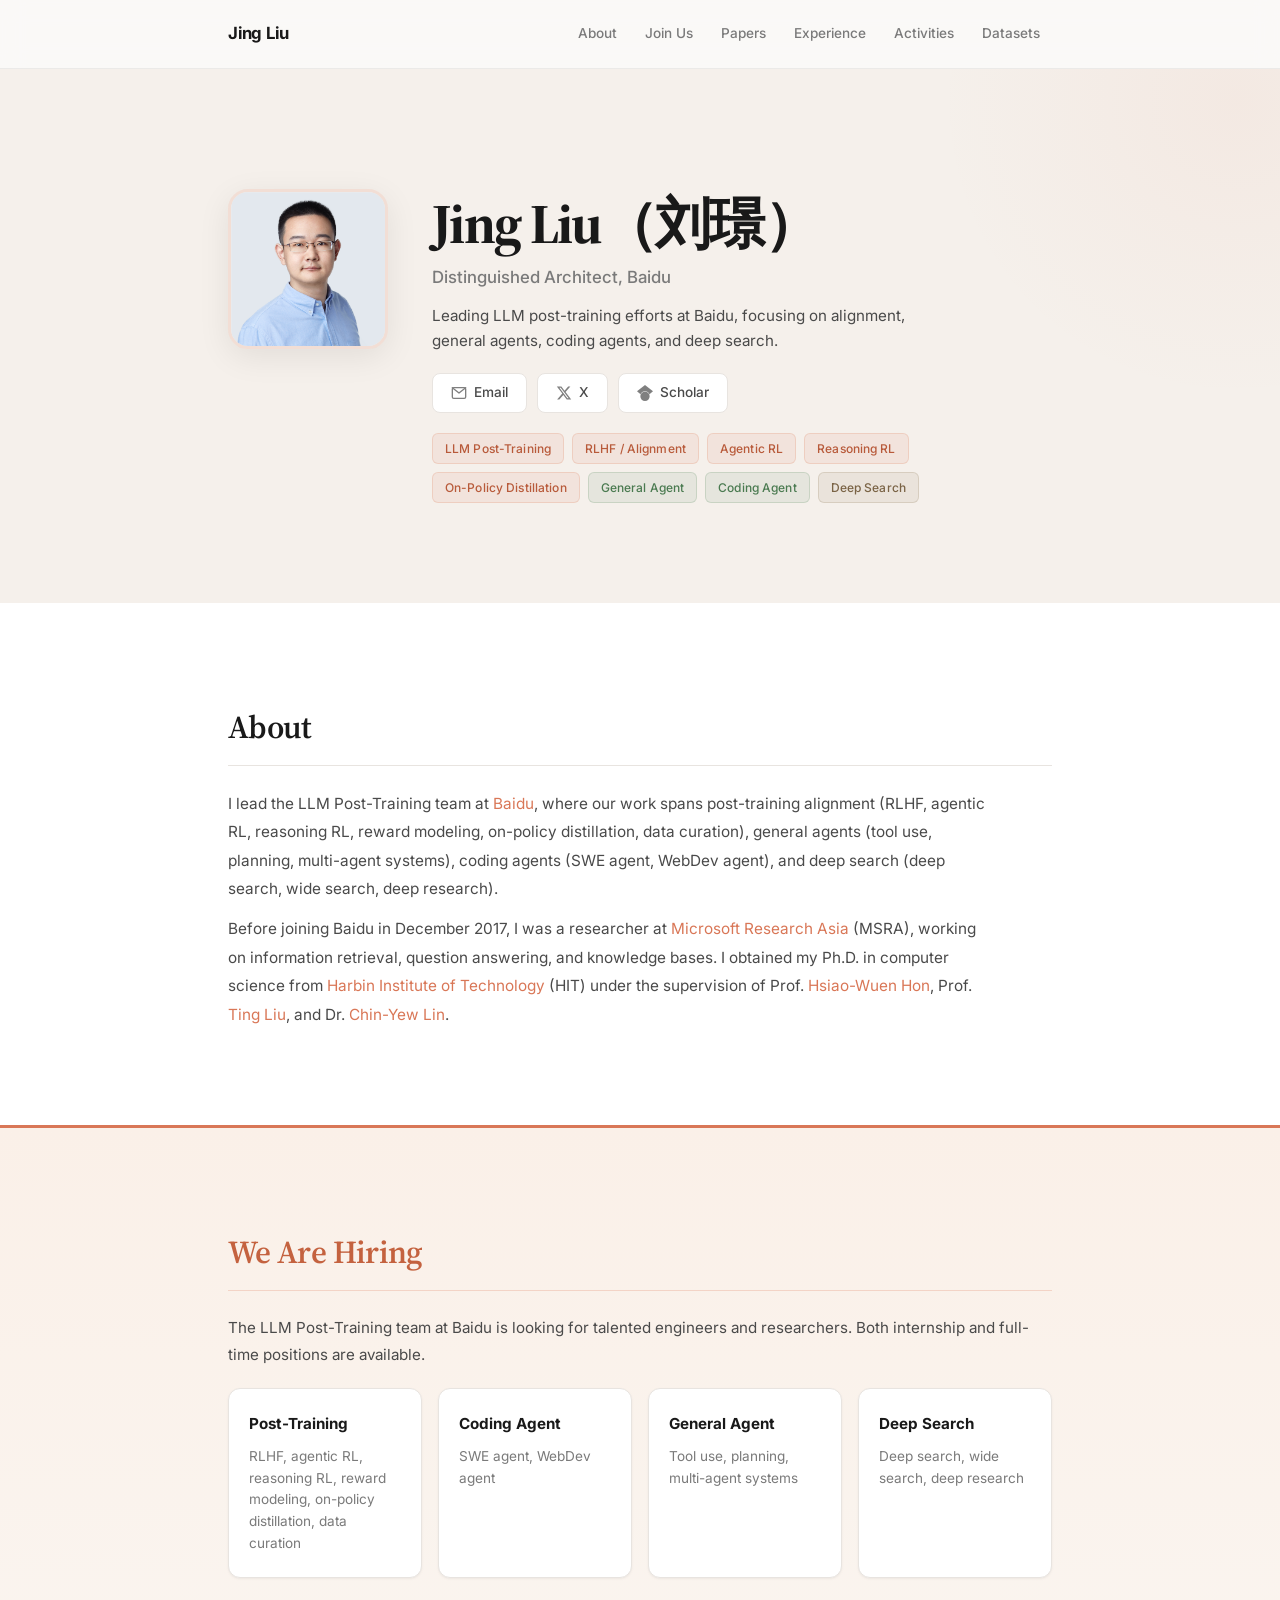
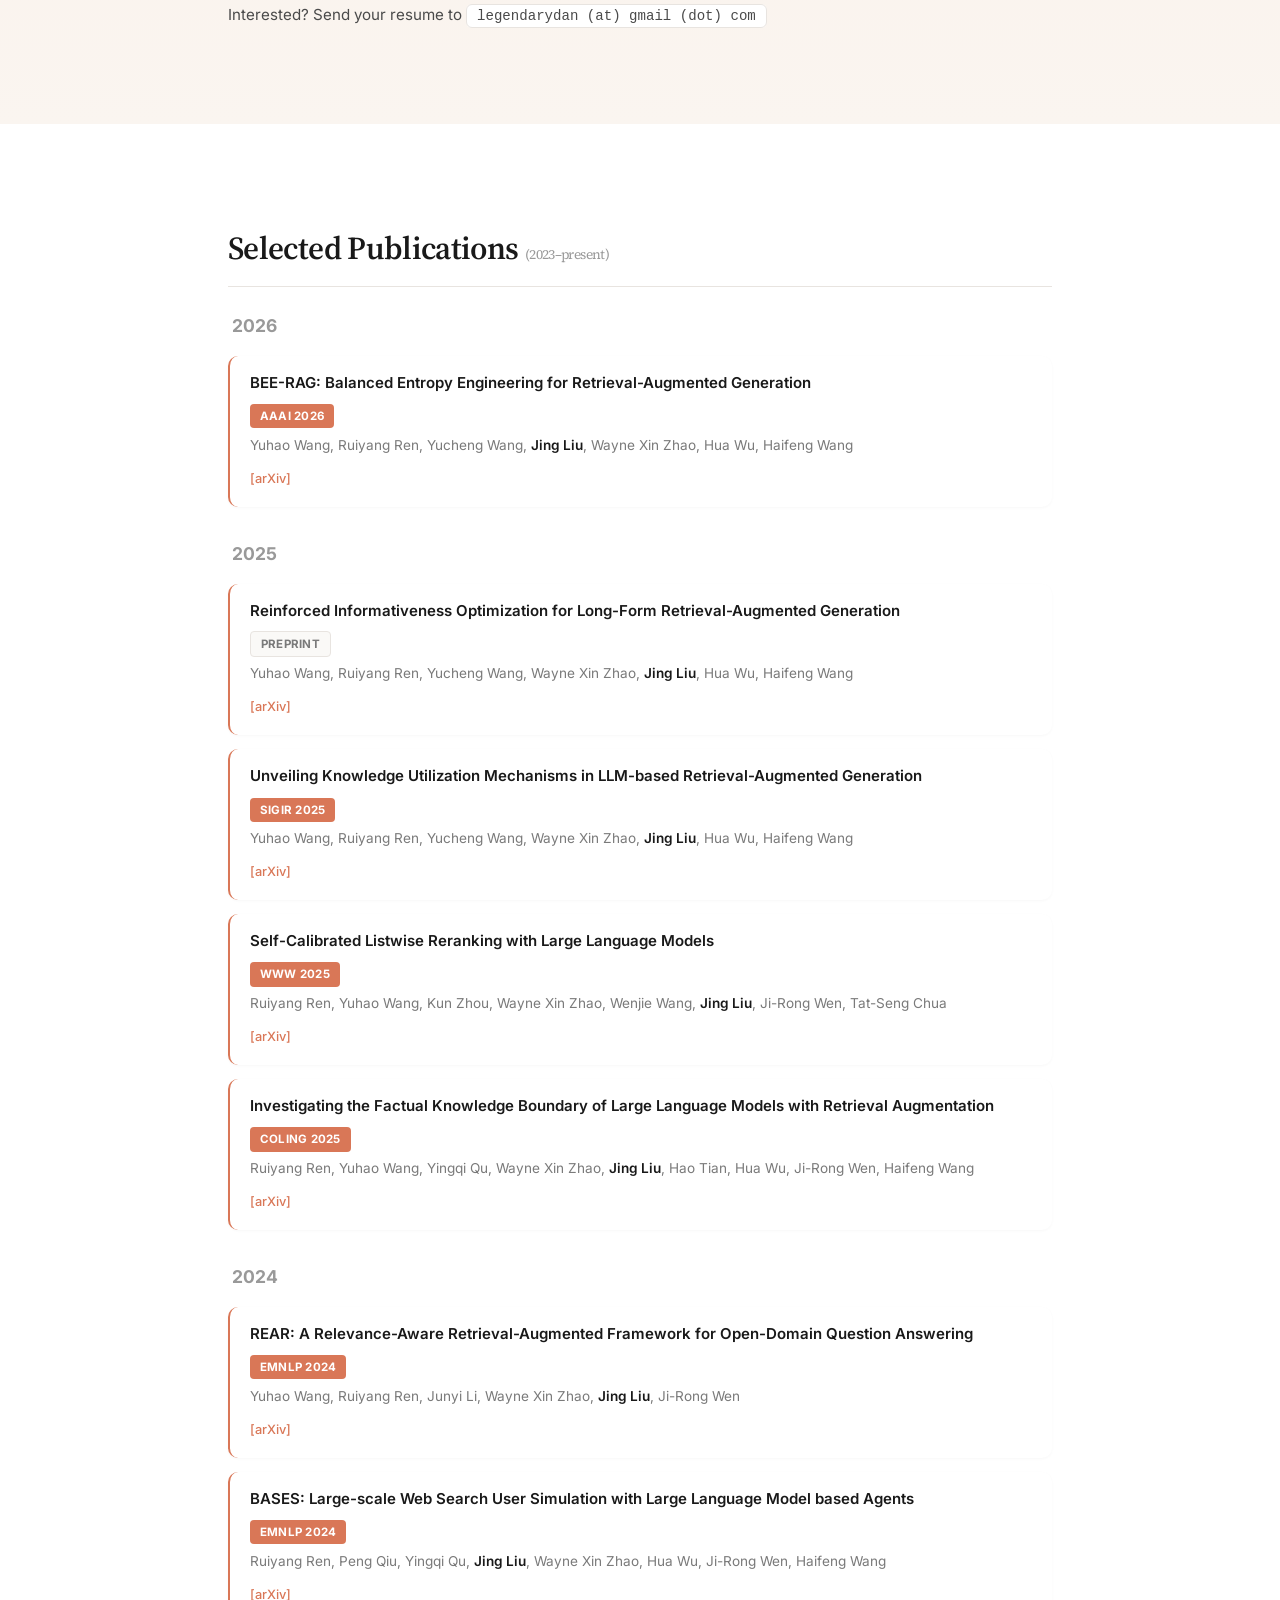
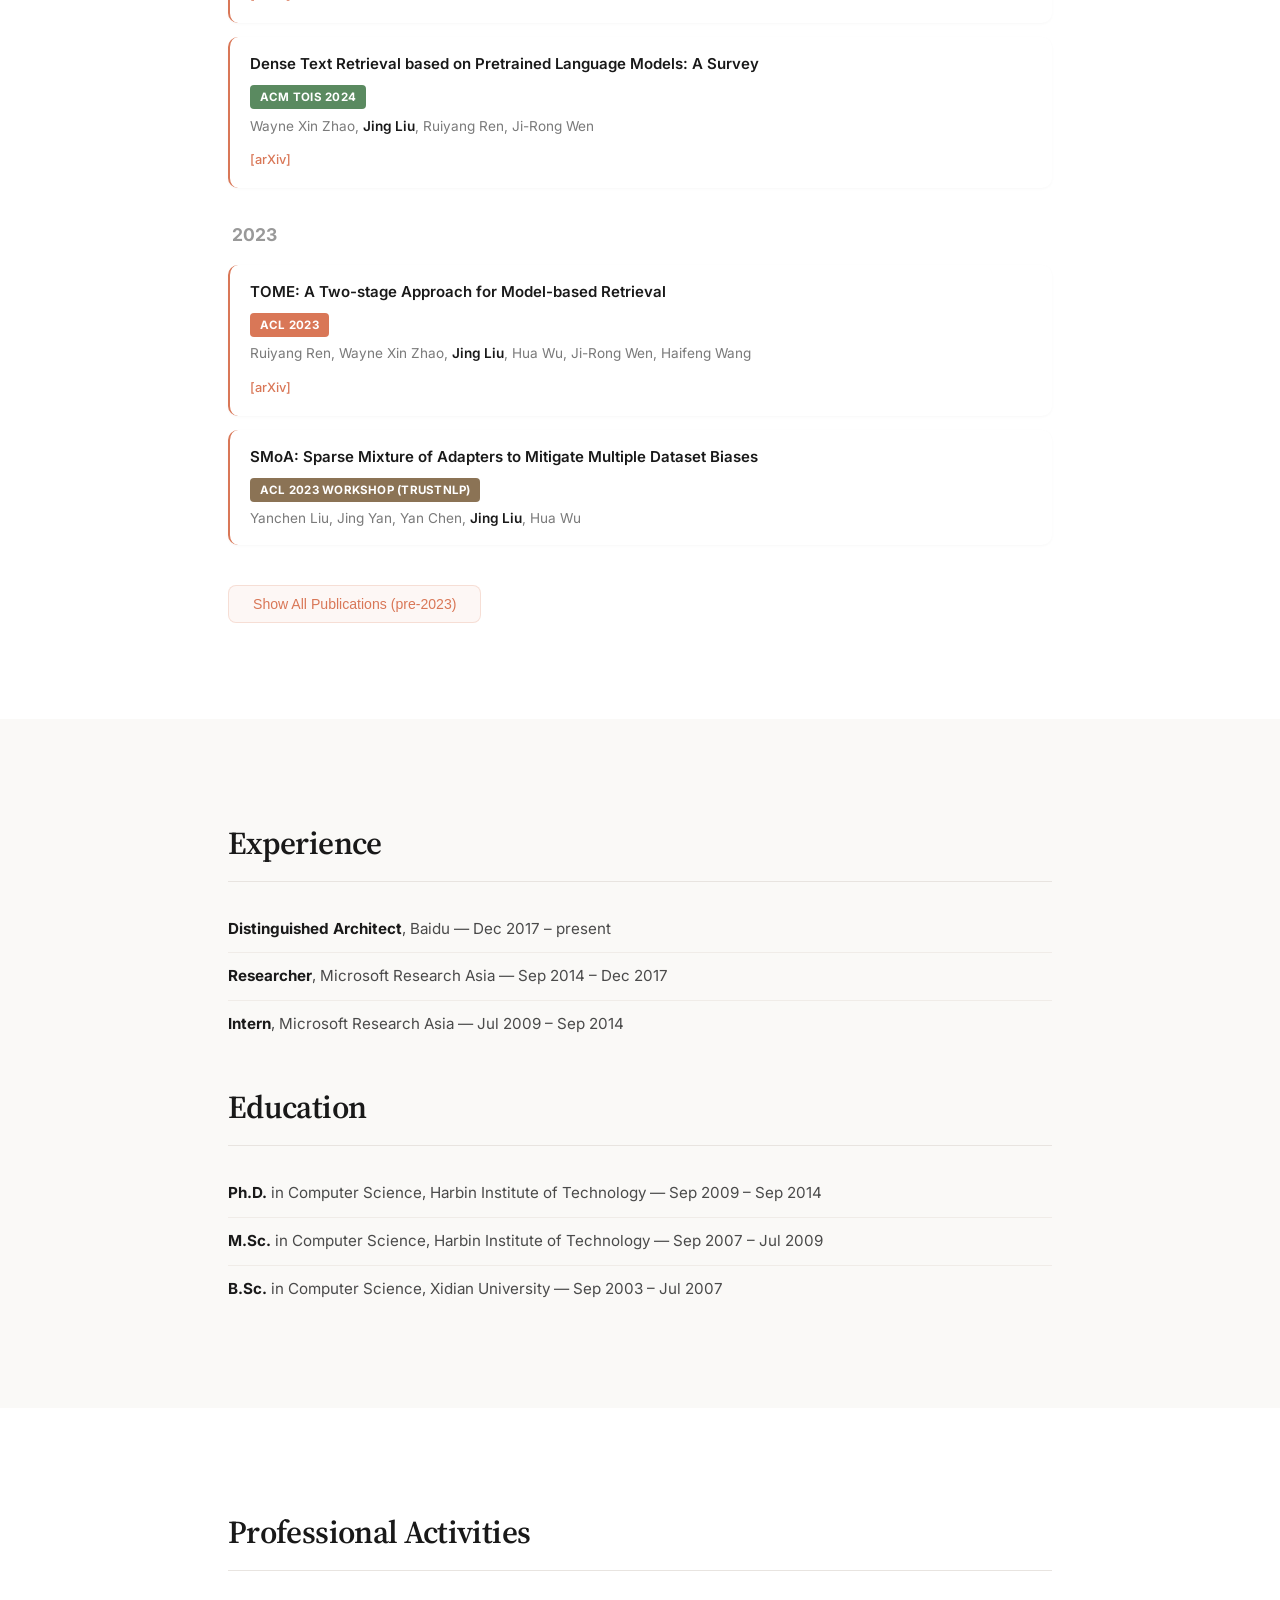
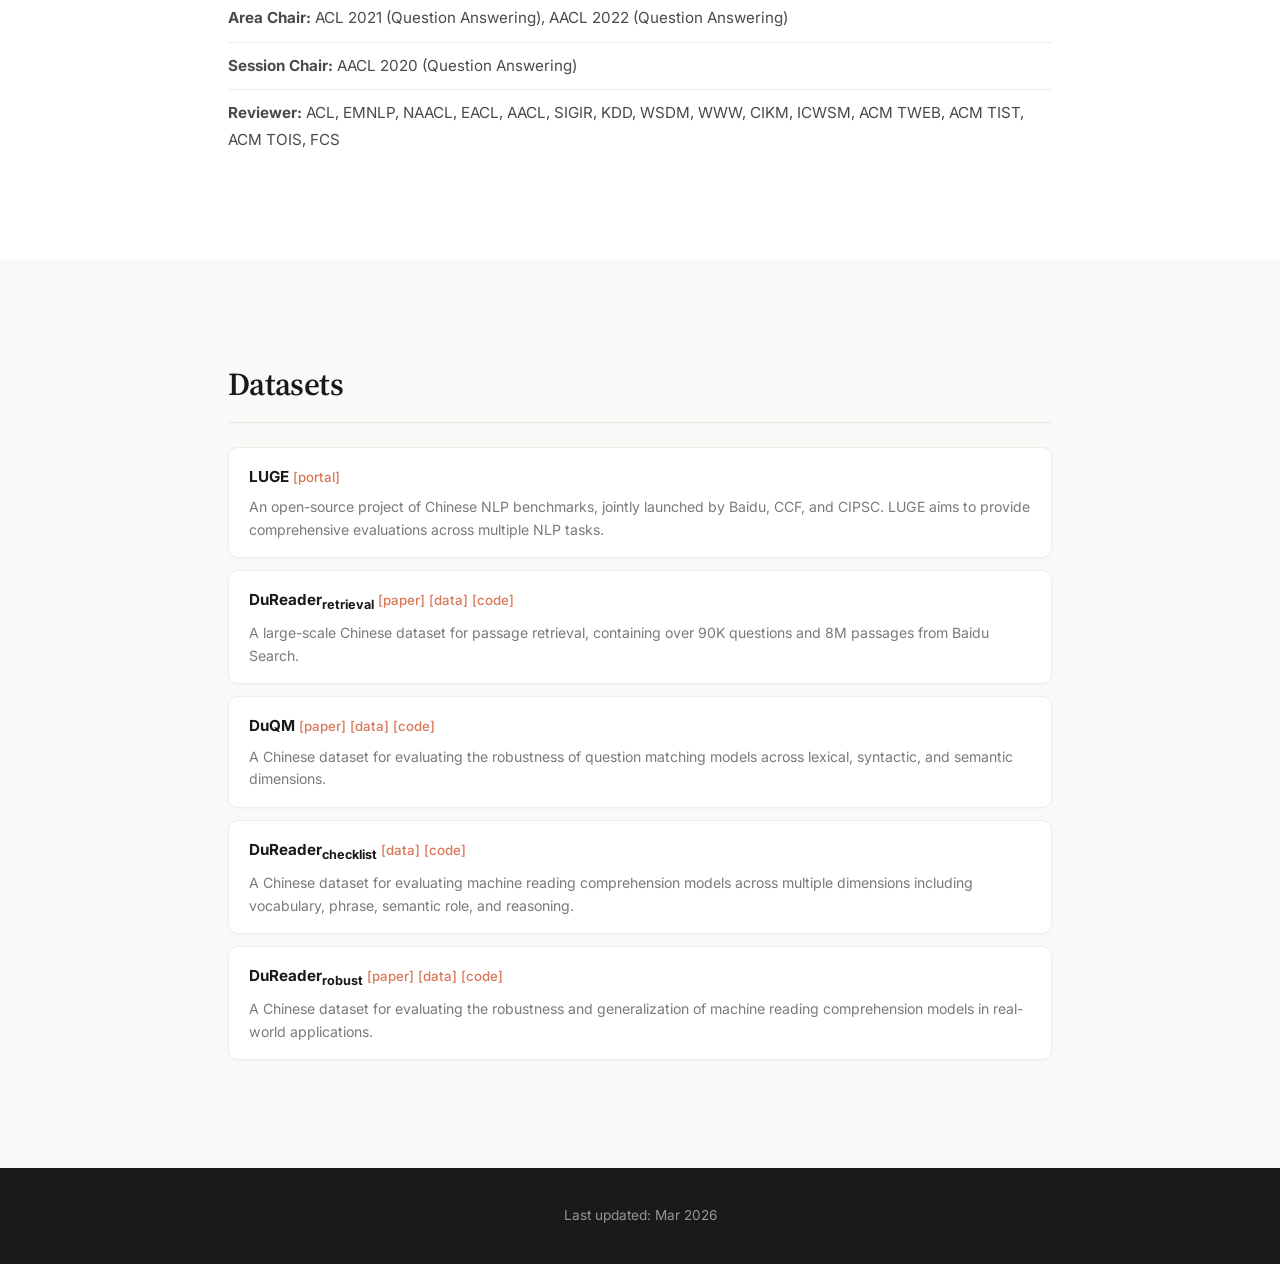
<file: index.html>
<!DOCTYPE html>
<html lang="en">
<head>
  <meta charset="UTF-8">
  <meta name="viewport" content="width=device-width, initial-scale=1.0">
  <title>Jing Liu - Baidu</title>
  <meta name="description" content="Jing Liu's homepage. Distinguished Architect at Baidu, working on LLM Post-Training, General Agent, Coding Agent, and Deep Search.">
  <link rel="icon" href="data:image/svg+xml,<svg xmlns='http://www.w3.org/2000/svg' viewBox='0 0 100 100'><text y='.9em' font-size='90'>JL</text></svg>">
  <link rel="stylesheet" href="style.css">
</head>
<body>

<!-- ========== Navigation ========== -->
<nav>
  <div class="container">
    <span class="nav-name">Jing Liu</span>
    <div class="nav-links">
      <a href="#about">About</a>
      <a href="#hiring">Join Us</a>
      <a href="#publications">Papers</a>
      <a href="#experience">Experience</a>
      <a href="#activities">Activities</a>
      <a href="#datasets">Datasets</a>
    </div>
  </div>
</nav>

<!-- ========== Hero ========== -->
<header class="hero">
  <div class="container">
    <div class="hero-photo">
      <img src="./images/head-square.png" alt="Jing Liu">
    </div>
    <div class="hero-info">
      <h1>Jing Liu（刘璟）</h1>
      <div class="subtitle">Distinguished Architect, Baidu</div>
      <div class="bio-short">Leading LLM post-training efforts at Baidu, focusing on alignment, general agents, coding agents, and deep search.</div>
      <div class="hero-links">
        <a href="mailto:legendarydan@gmail.com"><svg width="16" height="16" viewBox="0 0 24 24" fill="none" stroke="currentColor" stroke-width="2" stroke-linecap="round" stroke-linejoin="round"><rect x="2" y="4" width="20" height="16" rx="2"/><path d="M22 4l-10 8L2 4"/></svg> Email</a>
        <a href="https://x.com/legendarydan" target="_blank"><svg width="16" height="16" viewBox="0 0 24 24" fill="currentColor"><path d="M18.244 2.25h3.308l-7.227 8.26 8.502 11.24H16.17l-5.214-6.817L4.99 21.75H1.68l7.73-8.835L1.254 2.25H8.08l4.713 6.231zm-1.161 17.52h1.833L7.084 4.126H5.117z"/></svg> X</a>
        <a href="https://scholar.google.com/citations?user=_NtB74oAAAAJ&hl=en" target="_blank"><svg width="16" height="16" viewBox="0 0 24 24" fill="currentColor"><path d="M5.242 13.769L0 9.5 12 0l12 9.5-5.242 4.269C17.548 11.249 14.978 9.5 12 9.5c-2.977 0-5.548 1.748-6.758 4.269zM12 10a7 7 0 1 0 0 14 7 7 0 0 0 0-14z"/></svg> Scholar</a>
      </div>
      <div class="tags">
        <span class="tag tag-pt">LLM Post-Training</span>
        <span class="tag tag-pt">RLHF / Alignment</span>
        <span class="tag tag-pt">Agentic RL</span>
        <span class="tag tag-pt">Reasoning RL</span>
        <span class="tag tag-pt">On-Policy Distillation</span>
        <span class="tag tag-agent">General Agent</span>
        <span class="tag tag-agent">Coding Agent</span>
        <span class="tag tag-search">Deep Search</span>
      </div>
    </div>
  </div>
</header>

<!-- ========== About ========== -->
<section class="about bg-white" id="about">
  <div class="container">
    <h2>About</h2>
    <p>
      I lead the LLM Post-Training team at <a href="https://home.baidu.com/">Baidu</a>, where our work spans post-training alignment (RLHF, agentic RL, reasoning RL, reward modeling, on-policy distillation, data curation), general agents (tool use, planning, multi-agent systems), coding agents (SWE agent, WebDev agent), and deep search (deep search, wide search, deep research).
    </p>
    <p style="margin-top:12px;">
      Before joining Baidu in December 2017, I was a researcher at <a href="https://www.msra.cn/">Microsoft Research Asia</a> (MSRA), working on information retrieval, question answering, and knowledge bases. I obtained my Ph.D. in computer science from <a href="http://en.hit.edu.cn/">Harbin Institute of Technology</a> (HIT) under the supervision of Prof. <a href="https://www.microsoft.com/en-us/research/people/hon/">Hsiao-Wuen Hon</a>, Prof. <a href="http://ir.hit.edu.cn/~tl/">Ting Liu</a>, and Dr. <a href="https://www.microsoft.com/en-us/research/people/cyl/">Chin-Yew Lin</a>.
    </p>
  </div>
</section>

<!-- ========== Hiring ========== -->
<section class="hiring" id="hiring">
  <div class="container">
    <h2>We Are Hiring</h2>
    <p class="hiring-intro">
      The LLM Post-Training team at Baidu is looking for talented engineers and researchers. Both internship and full-time positions are available.
    </p>
    <div class="hiring-grid">
      <div class="hiring-card">
        <h3>Post-Training</h3>
        <p>RLHF, agentic RL, reasoning RL, reward modeling, on-policy distillation, data curation</p>
      </div>
      <div class="hiring-card">
        <h3>Coding Agent</h3>
        <p>SWE agent, WebDev agent</p>
      </div>
      <div class="hiring-card">
        <h3>General Agent</h3>
        <p>Tool use, planning, multi-agent systems</p>
      </div>
      <div class="hiring-card">
        <h3>Deep Search</h3>
        <p>Deep search, wide search, deep research</p>
      </div>
    </div>
    <p class="hiring-contact">
      Interested? Send your resume to <code>legendarydan (at) gmail (dot) com</code>
    </p>
  </div>
</section>

<!-- ========== Selected Publications (2023+) ========== -->
<section class="publications-selected bg-white" id="publications">
  <div class="container">
    <h2>Selected Publications <span style="font-size:0.85rem; font-weight:400; color:var(--text-muted);">(2023&ndash;present)</span></h2>

    <!-- 2026 -->
    <div class="year-group">
      <h3>2026</h3>

      <div class="pub-item">
        <div class="pub-title"><a href="https://arxiv.org/abs/2508.05100">BEE-RAG: Balanced Entropy Engineering for Retrieval-Augmented Generation</a></div>
        <span class="pub-venue venue-conf">AAAI 2026</span>
        <div class="pub-authors">Yuhao Wang, Ruiyang Ren, Yucheng Wang, <strong>Jing Liu</strong>, Wayne Xin Zhao, Hua Wu, Haifeng Wang</div>
        <div class="pub-links"><a href="https://arxiv.org/abs/2508.05100">[arXiv]</a></div>
      </div>
    </div>

    <!-- 2025 -->
    <div class="year-group">
      <h3>2025</h3>

      <div class="pub-item">
        <div class="pub-title"><a href="https://arxiv.org/abs/2505.20825">Reinforced Informativeness Optimization for Long-Form Retrieval-Augmented Generation</a></div>
        <span class="pub-venue venue-preprint">Preprint</span>
        <div class="pub-authors">Yuhao Wang, Ruiyang Ren, Yucheng Wang, Wayne Xin Zhao, <strong>Jing Liu</strong>, Hua Wu, Haifeng Wang</div>
        <div class="pub-links"><a href="https://arxiv.org/abs/2505.20825">[arXiv]</a></div>
      </div>

      <div class="pub-item">
        <div class="pub-title"><a href="https://arxiv.org/abs/2505.11995">Unveiling Knowledge Utilization Mechanisms in LLM-based Retrieval-Augmented Generation</a></div>
        <span class="pub-venue venue-conf">SIGIR 2025</span>
        <div class="pub-authors">Yuhao Wang, Ruiyang Ren, Yucheng Wang, Wayne Xin Zhao, <strong>Jing Liu</strong>, Hua Wu, Haifeng Wang</div>
        <div class="pub-links"><a href="https://arxiv.org/abs/2505.11995">[arXiv]</a></div>
      </div>

      <div class="pub-item">
        <div class="pub-title"><a href="https://arxiv.org/abs/2411.04602">Self-Calibrated Listwise Reranking with Large Language Models</a></div>
        <span class="pub-venue venue-conf">WWW 2025</span>
        <div class="pub-authors">Ruiyang Ren, Yuhao Wang, Kun Zhou, Wayne Xin Zhao, Wenjie Wang, <strong>Jing Liu</strong>, Ji-Rong Wen, Tat-Seng Chua</div>
        <div class="pub-links"><a href="https://arxiv.org/abs/2411.04602">[arXiv]</a></div>
      </div>

      <div class="pub-item">
        <div class="pub-title"><a href="https://arxiv.org/abs/2307.11019">Investigating the Factual Knowledge Boundary of Large Language Models with Retrieval Augmentation</a></div>
        <span class="pub-venue venue-conf">COLING 2025</span>
        <div class="pub-authors">Ruiyang Ren, Yuhao Wang, Yingqi Qu, Wayne Xin Zhao, <strong>Jing Liu</strong>, Hao Tian, Hua Wu, Ji-Rong Wen, Haifeng Wang</div>
        <div class="pub-links"><a href="https://arxiv.org/abs/2307.11019">[arXiv]</a></div>
      </div>
    </div>

    <!-- 2024 -->
    <div class="year-group">
      <h3>2024</h3>

      <div class="pub-item">
        <div class="pub-title"><a href="https://arxiv.org/abs/2402.17497">REAR: A Relevance-Aware Retrieval-Augmented Framework for Open-Domain Question Answering</a></div>
        <span class="pub-venue venue-conf">EMNLP 2024</span>
        <div class="pub-authors">Yuhao Wang, Ruiyang Ren, Junyi Li, Wayne Xin Zhao, <strong>Jing Liu</strong>, Ji-Rong Wen</div>
        <div class="pub-links"><a href="https://arxiv.org/abs/2402.17497">[arXiv]</a></div>
      </div>

      <div class="pub-item">
        <div class="pub-title"><a href="https://arxiv.org/abs/2402.17505">BASES: Large-scale Web Search User Simulation with Large Language Model based Agents</a></div>
        <span class="pub-venue venue-conf">EMNLP 2024</span>
        <div class="pub-authors">Ruiyang Ren, Peng Qiu, Yingqi Qu, <strong>Jing Liu</strong>, Wayne Xin Zhao, Hua Wu, Ji-Rong Wen, Haifeng Wang</div>
        <div class="pub-links"><a href="https://arxiv.org/abs/2402.17505">[arXiv]</a></div>
      </div>

      <div class="pub-item">
        <div class="pub-title"><a href="https://arxiv.org/abs/2211.14876">Dense Text Retrieval based on Pretrained Language Models: A Survey</a></div>
        <span class="pub-venue venue-journal">ACM TOIS 2024</span>
        <div class="pub-authors">Wayne Xin Zhao, <strong>Jing Liu</strong>, Ruiyang Ren, Ji-Rong Wen</div>
        <div class="pub-links"><a href="https://arxiv.org/abs/2211.14876">[arXiv]</a></div>
      </div>
    </div>

    <!-- 2023 -->
    <div class="year-group">
      <h3>2023</h3>

      <div class="pub-item">
        <div class="pub-title"><a href="https://arxiv.org/abs/2305.11161">TOME: A Two-stage Approach for Model-based Retrieval</a></div>
        <span class="pub-venue venue-conf">ACL 2023</span>
        <div class="pub-authors">Ruiyang Ren, Wayne Xin Zhao, <strong>Jing Liu</strong>, Hua Wu, Ji-Rong Wen, Haifeng Wang</div>
        <div class="pub-links"><a href="https://arxiv.org/abs/2305.11161">[arXiv]</a></div>
      </div>

      <div class="pub-item">
        <div class="pub-title">SMoA: Sparse Mixture of Adapters to Mitigate Multiple Dataset Biases</div>
        <span class="pub-venue venue-workshop">ACL 2023 Workshop (TrustNLP)</span>
        <div class="pub-authors">Yanchen Liu, Jing Yan, Yan Chen, <strong>Jing Liu</strong>, Hua Wu</div>
      </div>
    </div>

    <!-- Toggle older publications -->
    <button class="toggle-btn" onclick="document.getElementById('older-pubs').classList.toggle('show'); this.textContent = this.textContent === 'Show All Publications (pre-2023)' ? 'Hide Older Publications' : 'Show All Publications (pre-2023)';">
      Show All Publications (pre-2023)
    </button>

    <!-- ========== Older Publications ========== -->
    <div id="older-pubs" class="older-pubs">

      <!-- 2022 -->
      <div class="year-group" style="margin-top:28px">
        <h3>2022</h3>

        <div class="pub-item">
          <div class="pub-title"><a href="https://arxiv.org/abs/2203.10232">DuReader<sub>retrieval</sub>: A Large-scale Chinese Benchmark for Passage Retrieval from Web Search Engine</a></div>
          <span class="pub-venue venue-conf">EMNLP 2022</span>
          <div class="pub-authors">Yifu Qiu, Hongyu Li, Yingqi Qu, Ying Chen, Qiaoqiao She, <strong>Jing Liu</strong>, Hua Wu, Haifeng Wang</div>
          <div class="pub-links">
            <a href="https://github.com/baidu/DuReader/tree/master/DuReader-Retrieval">[data]</a>
            <a href="https://github.com/PaddlePaddle/RocketQA/tree/main/research/DuReader-Retrieval-Baseline">[code]</a>
          </div>
        </div>

        <div class="pub-item">
          <div class="pub-title"><a href="https://aclanthology.org/2022.findings-acl.105.pdf">DuReader<sub>vis</sub>: A Chinese Dataset for Open-domain Document Visual Question Answering</a></div>
          <span class="pub-venue venue-conf">Findings of ACL 2022</span>
          <div class="pub-authors">Le Qi, Shangwen Lv, Hongyu Li, <strong>Jing Liu</strong>, Yu Zhang, Qiaoqiao She, Hua Wu, Haifeng Wang, Ting Liu</div>
          <div class="pub-links"><a href="https://github.com/baidu/DuReader/tree/master/DuReader-vis">[data]</a></div>
        </div>

        <div class="pub-item">
          <div class="pub-title"><a href="https://arxiv.org/abs/2112.08609">DuQM: A Chinese Dataset of Linguistically Perturbed Natural Questions for Evaluating the Robustness of Question Matching Models</a></div>
          <span class="pub-venue venue-conf">EMNLP 2022</span>
          <div class="pub-authors">Hongyu Zhu, Yan Chen, Jing Yan, <strong>Jing Liu</strong>, Yu Hong, Ying Chen, Hua Wu, Haifeng Wang</div>
          <div class="pub-links">
            <a href="https://www.luge.ai/#/luge/dataDetail?id=27">[data]</a>
            <a href="https://github.com/baidu/DuReader/tree/master/DuQM">[code]</a>
          </div>
        </div>
      </div>

      <!-- 2021 -->
      <div class="year-group">
        <h3>2021</h3>

        <div class="pub-item">
          <div class="pub-title"><a href="https://aclanthology.org/2021.emnlp-main.224.pdf">RocketQAv2: A Joint Training Method for Dense Passage Retrieval and Passage Re-ranking</a></div>
          <span class="pub-venue venue-conf">EMNLP 2021</span>
          <div class="pub-authors">Ruiyang Ren, Yingqi Qu, <strong>Jing Liu</strong>, Wayne Xin Zhao, Qiaoqiao She, Hua Wu, Haifeng Wang, Ji-Rong Wen</div>
          <div class="pub-links">
            <a href="https://github.com/PaddlePaddle/RocketQA/tree/main/research/RocketQAv2_EMNLP2021">[code]</a>
          </div>
        </div>

        <div class="pub-item">
          <div class="pub-title"><a href="https://aclanthology.org/2021.findings-acl.191.pdf">PAIR: Leveraging Passage-Centric Similarity Relation for Improving Dense Passage Retrieval</a></div>
          <span class="pub-venue venue-conf">Findings of ACL 2021</span>
          <div class="pub-authors">Ruiyang Ren, Shangwen Lv, Yingqi Qu, <strong>Jing Liu</strong>, Wayne Xin Zhao, Qiaoqiao She, Hua Wu, Haifeng Wang, Ji-Rong Wen</div>
          <div class="pub-links">
            <a href="https://github.com/PaddlePaddle/RocketQA/tree/main/research/PAIR_ACL2021">[code]</a>
          </div>
        </div>

        <div class="pub-item">
          <div class="pub-title"><a href="https://arxiv.org/abs/2010.08191">RocketQA: An Optimized Training Approach to Dense Passage Retrieval for Open-Domain Question Answering</a></div>
          <span class="pub-venue venue-conf">NAACL 2021</span>
          <div class="pub-authors">Yingqi Qu, Yuchen Ding, <strong>Jing Liu</strong>, Kai Liu, Ruiyang Ren, Wayne Xin Zhao, Daxiang Dong, Hua Wu, Haifeng Wang</div>
          <div class="pub-links">
            <a href="https://github.com/PaddlePaddle/RocketQA/tree/main/research/RocketQA_NAACL2021">[code]</a>
          </div>
        </div>

        <div class="pub-item">
          <div class="pub-title"><a href="https://arxiv.org/abs/2004.11142">DuReader<sub>robust</sub>: A Chinese Dataset Towards Evaluating Robustness and Generalization of Machine Reading Comprehension in Real-World Applications</a></div>
          <span class="pub-venue venue-conf">ACL 2021</span>
          <div class="pub-authors">Hongxuan Tang, Hongyu Li, <strong>Jing Liu</strong>, Yu Hong, Hua Wu, Haifeng Wang</div>
          <div class="pub-links">
            <a href="https://github.com/baidu/DuReader/tree/master/DuReader-Robust">[code]</a>
            <a href="https://www.luge.ai/#/luge/dataDetail?id=1">[data]</a>
          </div>
        </div>
      </div>

      <!-- 2020 -->
      <div class="year-group">
        <h3>2020</h3>

        <div class="pub-item">
          <div class="pub-title"><a href="https://www.aaai.org/Papers/AAAI/2020GB/AAAI-LiuK.6841.pdf">A Robust Adversarial Training Approach to Machine Reading Comprehension</a></div>
          <span class="pub-venue venue-conf">AAAI 2020</span>
          <div class="pub-authors">Kai Liu, Xin Liu, An Yang, <strong>Jing Liu</strong>, Jinsong Su, Sujian Li, Qiaoqiao She</div>
        </div>
      </div>

      <!-- 2019 -->
      <div class="year-group">
        <h3>2019</h3>

        <div class="pub-item">
          <div class="pub-title"><a href="https://arxiv.org/abs/1911.02168">CoKE: Contextualized Knowledge Graph Embedding</a></div>
          <span class="pub-venue venue-preprint">Preprint</span>
          <div class="pub-authors">Quan Wang, Pingping Huang, Haifeng Wang, Songtai Dai, Wenbin Jiang, <strong>Jing Liu</strong>, Yajuan Lyu, Yong Zhu, Hua Wu</div>
          <div class="pub-links"><a href="https://github.com/PaddlePaddle/Research/tree/master/KG/CoKE">[code]</a></div>
        </div>

        <div class="pub-item">
          <div class="pub-title"><a href="https://mrqa.github.io/2019/assets/papers/64_Paper.pdf">D-NET: A Simple Framework for Improving the Generalization of Machine Reading Comprehension</a></div>
          <span class="pub-venue venue-workshop">EMNLP 2019 Workshop (MRQA)</span>
          <div class="pub-authors">Hongyu Li, Xiyuan Zhang, Yibing Liu, Yiming Zhang, Quan Wang, Xiangyang Zhou, <strong>Jing Liu</strong>, Hua Wu, Haifeng Wang</div>
          <div class="pub-links">
            <a href="https://github.com/baidu/DuReader/tree/master/MRQA2019-D-NET">[code]</a>
          </div>
        </div>

        <div class="pub-item">
          <div class="pub-title"><a href="https://www.aclweb.org/anthology/P19-1226.pdf">Enhancing Pre-trained Language Representations with Rich Knowledge for Machine Reading Comprehension</a></div>
          <span class="pub-venue venue-conf">ACL 2019</span>
          <div class="pub-authors">An Yang, Quan Wang, <strong>Jing Liu</strong>, Kai Liu, Yajuan Lyu, Hua Wu, Qiaoqiao She, Sujian Li</div>
          <div class="pub-links"><a href="https://github.com/baidu/DuReader/tree/master/ACL2019-KTNET">[code]</a></div>
        </div>

        <div class="pub-item">
          <div class="pub-title">Towards Robust Neural Machine Reading Comprehension via Question Paraphrases</div>
          <span class="pub-venue venue-conf">IALP 2019</span>
          <div class="pub-authors">Ying Li, Hongyu Li, <strong>Jing Liu</strong></div>
        </div>

        <div class="pub-item">
          <div class="pub-title"><a href="https://arxiv.org/abs/1903.03289">Towards Time-Aware Distant Supervision for Relation Extraction</a></div>
          <span class="pub-venue venue-preprint">Preprint</span>
          <div class="pub-authors">Tianwen Jiang, Sendong Zhao, <strong>Jing Liu</strong>, Jin-Ge Yao, Ming Liu, Bing Qin, Ting Liu, Chin-Yew Lin</div>
        </div>
      </div>

      <!-- 2018 -->
      <div class="year-group">
        <h3>2018</h3>

        <div class="pub-item">
          <div class="pub-title"><a href="http://www.aclweb.org/anthology/D18-1427">Answer-focused and Position-aware Neural Question Generation</a></div>
          <span class="pub-venue venue-conf">EMNLP 2018</span>
          <div class="pub-authors">Xingwu Sun, <strong>Jing Liu</strong>, Yajuan Lyu, Yanjun Ma, Shi Wang</div>
        </div>

        <div class="pub-item">
          <div class="pub-title"><a href="http://www.aclweb.org/anthology/K18-1046">Aggregated Semantic Matching for Short Text Entity Linking</a></div>
          <span class="pub-venue venue-conf">CoNLL 2018</span>
          <div class="pub-authors">Feng Nie, Shuyan Zhou, <strong>Jing Liu</strong>, Jinpeng Wang, Chin-Yew Lin, Rong Pan</div>
        </div>

        <div class="pub-item">
          <div class="pub-title"><a href="http://aclweb.org/anthology/C18-1018">Neural Math Word Problem Solver with Reinforcement Learning</a></div>
          <span class="pub-venue venue-conf">COLING 2018</span>
          <div class="pub-authors">Danqing Huang, <strong>Jing Liu</strong>, Chin-Yew Lin, Jian Yin</div>
        </div>

        <div class="pub-item">
          <div class="pub-title"><a href="https://arxiv.org/abs/1711.05073">DuReader: a Chinese Machine Reading Comprehension Dataset from Real-world Applications</a></div>
          <span class="pub-venue venue-workshop">ACL 2018 Workshop (MRQA)</span>
          <div class="pub-authors">Wei He, Kai Liu, <strong>Jing Liu</strong>, Yajuan Lyu, Shiqi Zhao, Xinyan Xiao, Yuan Liu, Yizhong Wang, Hua Wu, Qiaoqiao She, Xuan Liu, Tian Wu, Haifeng Wang</div>
          <div class="pub-links">
            <a href="https://github.com/baidu/DuReader/tree/master/DuReader-2.0">[code]</a>
          </div>
        </div>

        <div class="pub-item">
          <div class="pub-title"><a href="https://arxiv.org/abs/1806.03578">Adaptations of ROUGE and BLEU to Better Evaluate Machine Reading Comprehension Task</a></div>
          <span class="pub-venue venue-workshop">ACL 2018 Workshop (MRQA)</span>
          <div class="pub-authors">An Yang, Kai Liu, <strong>Jing Liu</strong>, Yajuan Lyu, Sujian Li</div>
        </div>

        <div class="pub-item">
          <div class="pub-title"><a href="https://arxiv.org/abs/1805.02220">Multi-Passage Machine Reading Comprehension with Cross-Passage Answer Verification</a></div>
          <span class="pub-venue venue-conf">ACL 2018</span>
          <div class="pub-authors">Yizhong Wang, Kai Liu, <strong>Jing Liu</strong>, Wei He, Yajuan Lyu, Hua Wu, Sujian Li, Haifeng Wang</div>
        </div>

        <div class="pub-item">
          <div class="pub-title"><a href="http://www.lrec-conf.org/proceedings/lrec2018/pdf/414.pdf">Revisiting Distant Supervision for Relation Extraction</a></div>
          <span class="pub-venue venue-conf">LREC 2018</span>
          <div class="pub-authors">Tingsong Jiang, <strong>Jing Liu</strong>, Chin-Yew Lin</div>
          <div class="pub-links"><a href="http://aka.ms/relationie">[data]</a></div>
        </div>
      </div>

      <!-- 2017 -->
      <div class="year-group">
        <h3>2017</h3>

        <div class="pub-item">
          <div class="pub-title"><a href="http://www.aclweb.org/anthology/I17-2032.pdf">A Statistical Framework for Product Description Generation</a></div>
          <span class="pub-venue venue-conf">IJCNLP 2017</span>
          <div class="pub-authors">Jinpeng Wang, Yutai Hou, <strong>Jing Liu</strong>, Yunbo Cao, Chin-Yew Lin</div>
        </div>
      </div>

      <!-- 2016 -->
      <div class="year-group">
        <h3>2016</h3>

        <div class="pub-item">
          <div class="pub-title"><a href="http://www.aclweb.org/anthology/P16-1037.pdf">News Citation Recommendation with Implicit and Explicit Semantics</a></div>
          <span class="pub-venue venue-conf">ACL 2016</span>
          <div class="pub-authors">Hao Peng, <strong>Jing Liu</strong>, Chin-Yew Lin</div>
        </div>

        <div class="pub-item">
          <div class="pub-title"><a href="http://www.aclweb.org/anthology/P/P16/P16-1124.pdf">Knowledge Base Completion via Coupled Path Ranking</a></div>
          <span class="pub-venue venue-conf">ACL 2016</span>
          <div class="pub-authors">Quan Wang, <strong>Jing Liu</strong>, Yuanfei Luo, Bin Wang, Chin-Yew Lin</div>
        </div>

        <div class="pub-item">
          <div class="pub-title"><a href="http://aclweb.org/anthology/P16-1116.pdf">RBPB: Regularization-Based Pattern Balancing Method for Event Extraction</a></div>
          <span class="pub-venue venue-conf">ACL 2016</span>
          <div class="pub-authors">Lei Sha, <strong>Jing Liu</strong>, Chin-Yew Lin, Sujian Li, Baobao Chang, Zhifang Sui</div>
        </div>
      </div>

      <!-- 2015 -->
      <div class="year-group">
        <h3>2015</h3>

        <div class="pub-item">
          <div class="pub-title"><a href="https://jyunyu.csie.org/docs/pubs/cikm2015paper.pdf">Improving Ranking Consistency for Web Search by Leveraging Knowledge Base and Search Logs</a></div>
          <span class="pub-venue venue-conf">CIKM 2015</span>
          <div class="pub-authors">Jyun-Yu Jiang, <strong>Jing Liu</strong>, Chin-Yew Lin, Pu-Jen Cheng</div>
        </div>
      </div>

      <!-- 2014 -->
      <div class="year-group">
        <h3>2014</h3>

        <div class="pub-item">
          <div class="pub-title"><a href="http://www.aclweb.org/anthology/D14-1118.pdf">A Regularized Competition Model for Question Difficulty Estimation in Community Question Answering Services</a></div>
          <span class="pub-venue venue-conf">EMNLP 2014</span>
          <div class="pub-authors">Quan Wang, <strong>Jing Liu</strong>, Bin Wang, Li Guo</div>
        </div>

        <div class="pub-item">
          <div class="pub-title"><a href="http://ieeexplore.ieee.org/xpl/articleDetails.jsp?reload=true&arnumber=6921626">A Computational Approach to Measuring the Correlation between Expertise and Social Media Influence for Celebrities on Microblogs</a></div>
          <span class="pub-venue venue-conf">ASONAM 2014</span>
          <div class="pub-authors">Xin Zhao, <strong>Jing Liu</strong>, Yulan He, Chin-Yew Lin, Ji-Rong Wen</div>
        </div>
      </div>

      <!-- 2013 -->
      <div class="year-group">
        <h3>2013</h3>

        <div class="pub-item">
          <div class="pub-title"><a href="http://aclweb.org/anthology/D/D13/D13-1009.pdf">Question Difficulty Estimation in Community Question Answering Services</a></div>
          <span class="pub-venue venue-conf">EMNLP 2013</span>
          <div class="pub-authors"><strong>Jing Liu</strong>, Quan Wang, Chin-Yew Lin, Hsiao-Wuen Hon</div>
        </div>

        <div class="pub-item">
          <div class="pub-title"><a href="http://aclweb.org/anthology/D/D13/D13-1159.pdf">A Hierarchical Entity-based Approach to Structuralize User Generated Content in Social Media: A Case of Yahoo! Answers</a></div>
          <span class="pub-venue venue-conf">EMNLP 2013</span>
          <div class="pub-authors">Baichuan Li, <strong>Jing Liu</strong>, Chin-Yew Lin, Irwin King, Michael R. Lyu</div>
        </div>

        <div class="pub-item">
          <div class="pub-title"><a href="https://www.microsoft.com/en-us/research/wp-content/uploads/2013/02/2013-wsdm-p495-liu.pdf">What's in a Name? An Unsupervised Approach to Link Users across Communities</a></div>
          <span class="pub-venue venue-conf">WSDM 2013</span>
          <div class="pub-authors"><strong>Jing Liu</strong>, Fan Zhang, Xinying Song, Young-In Song, Chin-Yew Lin, Hsiao-Wuen Hon</div>
        </div>
      </div>

      <!-- 2012 -->
      <div class="year-group">
        <h3>2012</h3>

        <div class="pub-item">
          <div class="pub-title"><a href="https://www.microsoft.com/en-us/research/wp-content/uploads/2010/10/2012-cikm-2387.pdf">An Unsupervised Method for Author Extraction from Web Pages Containing User-Generated Content</a></div>
          <span class="pub-venue venue-conf">CIKM 2012</span>
          <div class="pub-authors"><strong>Jing Liu</strong>, Xinying Song, Jingtian Jiang, Chin-Yew Lin</div>
        </div>
      </div>

      <!-- 2011 -->
      <div class="year-group">
        <h3>2011</h3>

        <div class="pub-item">
          <div class="pub-title"><a href="https://www.microsoft.com/en-us/research/wp-content/uploads/2011/07/2011-sigir-p425-1.pdf">Competition-based User Expertise Score Estimation</a></div>
          <span class="pub-venue venue-conf">SIGIR 2011</span>
          <div class="pub-authors"><strong>Jing Liu</strong>, Young-In Song, Chin-Yew Lin</div>
        </div>
      </div>

      <!-- 2010 -->
      <div class="year-group">
        <h3>2010</h3>

        <div class="pub-item">
          <div class="pub-title"><a href="https://www.microsoft.com/en-us/research/wp-content/uploads/2010/10/2010-cikm-p39.pdf">Automatic Extraction of Web Data Records Containing User-Generated Content</a></div>
          <span class="pub-venue venue-conf">CIKM 2010</span>
          <div class="pub-authors">Xinying Song, <strong>Jing Liu</strong>, Yunbo Cao, Chin-Yew Lin, Hsiao-Wuen Hon</div>
        </div>

        <div class="pub-item">
          <div class="pub-title"><a href="http://research.nii.ac.jp/ntcir/workshop/OnlineProceedings8/NTCIR/03-NTCIR8-CQA-SongY.pdf">Microsoft Research Asia with Redmond at the NTCIR-8 Community QA Pilot Task</a></div>
          <span class="pub-venue venue-workshop">NTCIR 2010</span>
          <div class="pub-authors">Young-In Song, <strong>Jing Liu</strong>, Tetsuya Sakai, Xinjing Wang, Guwen Feng, Yunbo Cao, Hisami Suzuki, Chin-Yew Lin</div>
        </div>
      </div>
    </div><!-- end older-pubs -->

  </div>
</section>

<!-- ========== Experience & Education ========== -->
<section class="bg-gray" id="experience">
  <div class="container">
    <h2>Experience</h2>
    <ul class="experience-list">
      <li><strong>Distinguished Architect</strong>, Baidu &mdash; Dec 2017 &ndash; present</li>
      <li><strong>Researcher</strong>, Microsoft Research Asia &mdash; Sep 2014 &ndash; Dec 2017</li>
      <li><strong>Intern</strong>, Microsoft Research Asia &mdash; Jul 2009 &ndash; Sep 2014</li>
    </ul>

    <h2 style="margin-top:32px;">Education</h2>
    <ul class="education-list">
      <li><strong>Ph.D.</strong> in Computer Science, Harbin Institute of Technology &mdash; Sep 2009 &ndash; Sep 2014</li>
      <li><strong>M.Sc.</strong> in Computer Science, Harbin Institute of Technology &mdash; Sep 2007 &ndash; Jul 2009</li>
      <li><strong>B.Sc.</strong> in Computer Science, Xidian University &mdash; Sep 2003 &ndash; Jul 2007</li>
    </ul>
  </div>
</section>

<!-- ========== Professional Activities ========== -->
<section class="bg-white" id="activities">
  <div class="container">
    <h2>Professional Activities</h2>
    <ul class="activity-list">
      <li><strong>Area Chair:</strong> ACL 2021 (Question Answering), AACL 2022 (Question Answering)</li>
      <li><strong>Session Chair:</strong> AACL 2020 (Question Answering)</li>
      <li><strong>Reviewer:</strong> ACL, EMNLP, NAACL, EACL, AACL, SIGIR, KDD, WSDM, WWW, CIKM, ICWSM, ACM TWEB, ACM TIST, ACM TOIS, FCS</li>
    </ul>
  </div>
</section>

<!-- ========== Datasets ========== -->
<section class="bg-gray" id="datasets">
  <div class="container">
    <h2>Datasets</h2>

    <div class="dataset-item">
      <h3>LUGE <a href="https://luge.ai">[portal]</a></h3>
      <p>An open-source project of Chinese NLP benchmarks, jointly launched by Baidu, CCF, and CIPSC. LUGE aims to provide comprehensive evaluations across multiple NLP tasks.</p>
    </div>

    <div class="dataset-item">
      <h3>DuReader<sub>retrieval</sub> <a href="https://arxiv.org/abs/2203.10232">[paper]</a> <a href="https://github.com/baidu/DuReader/tree/master/DuReader-Retrieval">[data]</a> <a href="https://github.com/PaddlePaddle/RocketQA/tree/main/research/DuReader-Retrieval-Baseline">[code]</a></h3>
      <p>A large-scale Chinese dataset for passage retrieval, containing over 90K questions and 8M passages from Baidu Search.</p>
    </div>

    <div class="dataset-item">
      <h3>DuQM <a href="https://arxiv.org/abs/2112.08609">[paper]</a> <a href="https://www.luge.ai/#/luge/dataDetail?id=27">[data]</a> <a href="https://github.com/baidu/DuReader/tree/master/DuQM">[code]</a></h3>
      <p>A Chinese dataset for evaluating the robustness of question matching models across lexical, syntactic, and semantic dimensions.</p>
    </div>

    <div class="dataset-item">
      <h3>DuReader<sub>checklist</sub> <a href="https://www.luge.ai/#/luge/dataDetail?id=3">[data]</a> <a href="https://github.com/baidu/DuReader/tree/master/DuReader-Checklist">[code]</a></h3>
      <p>A Chinese dataset for evaluating machine reading comprehension models across multiple dimensions including vocabulary, phrase, semantic role, and reasoning.</p>
    </div>

    <div class="dataset-item">
      <h3>DuReader<sub>robust</sub> <a href="https://arxiv.org/abs/2004.11142">[paper]</a> <a href="https://www.luge.ai/#/luge/dataDetail?id=1">[data]</a> <a href="https://github.com/baidu/DuReader/tree/master/DuReader-Robust">[code]</a></h3>
      <p>A Chinese dataset for evaluating the robustness and generalization of machine reading comprehension models in real-world applications.</p>
    </div>
  </div>
</section>

<!-- ========== Footer ========== -->
<footer>
  <div class="container">
    Last updated: Mar 2026
  </div>
</footer>

<script>
  if (!window.matchMedia('(prefers-reduced-motion: reduce)').matches) {
    document.querySelectorAll('section, .pub-item, .hiring-card, .dataset-item').forEach(el => el.classList.add('reveal'));
    const io = new IntersectionObserver((entries) => {
      entries.forEach(e => { if (e.isIntersecting) { e.target.classList.add('revealed'); io.unobserve(e.target); } });
    }, { threshold: 0.1 });
    document.querySelectorAll('.reveal').forEach(el => io.observe(el));
  }
</script>

</body>
</html>
</file>
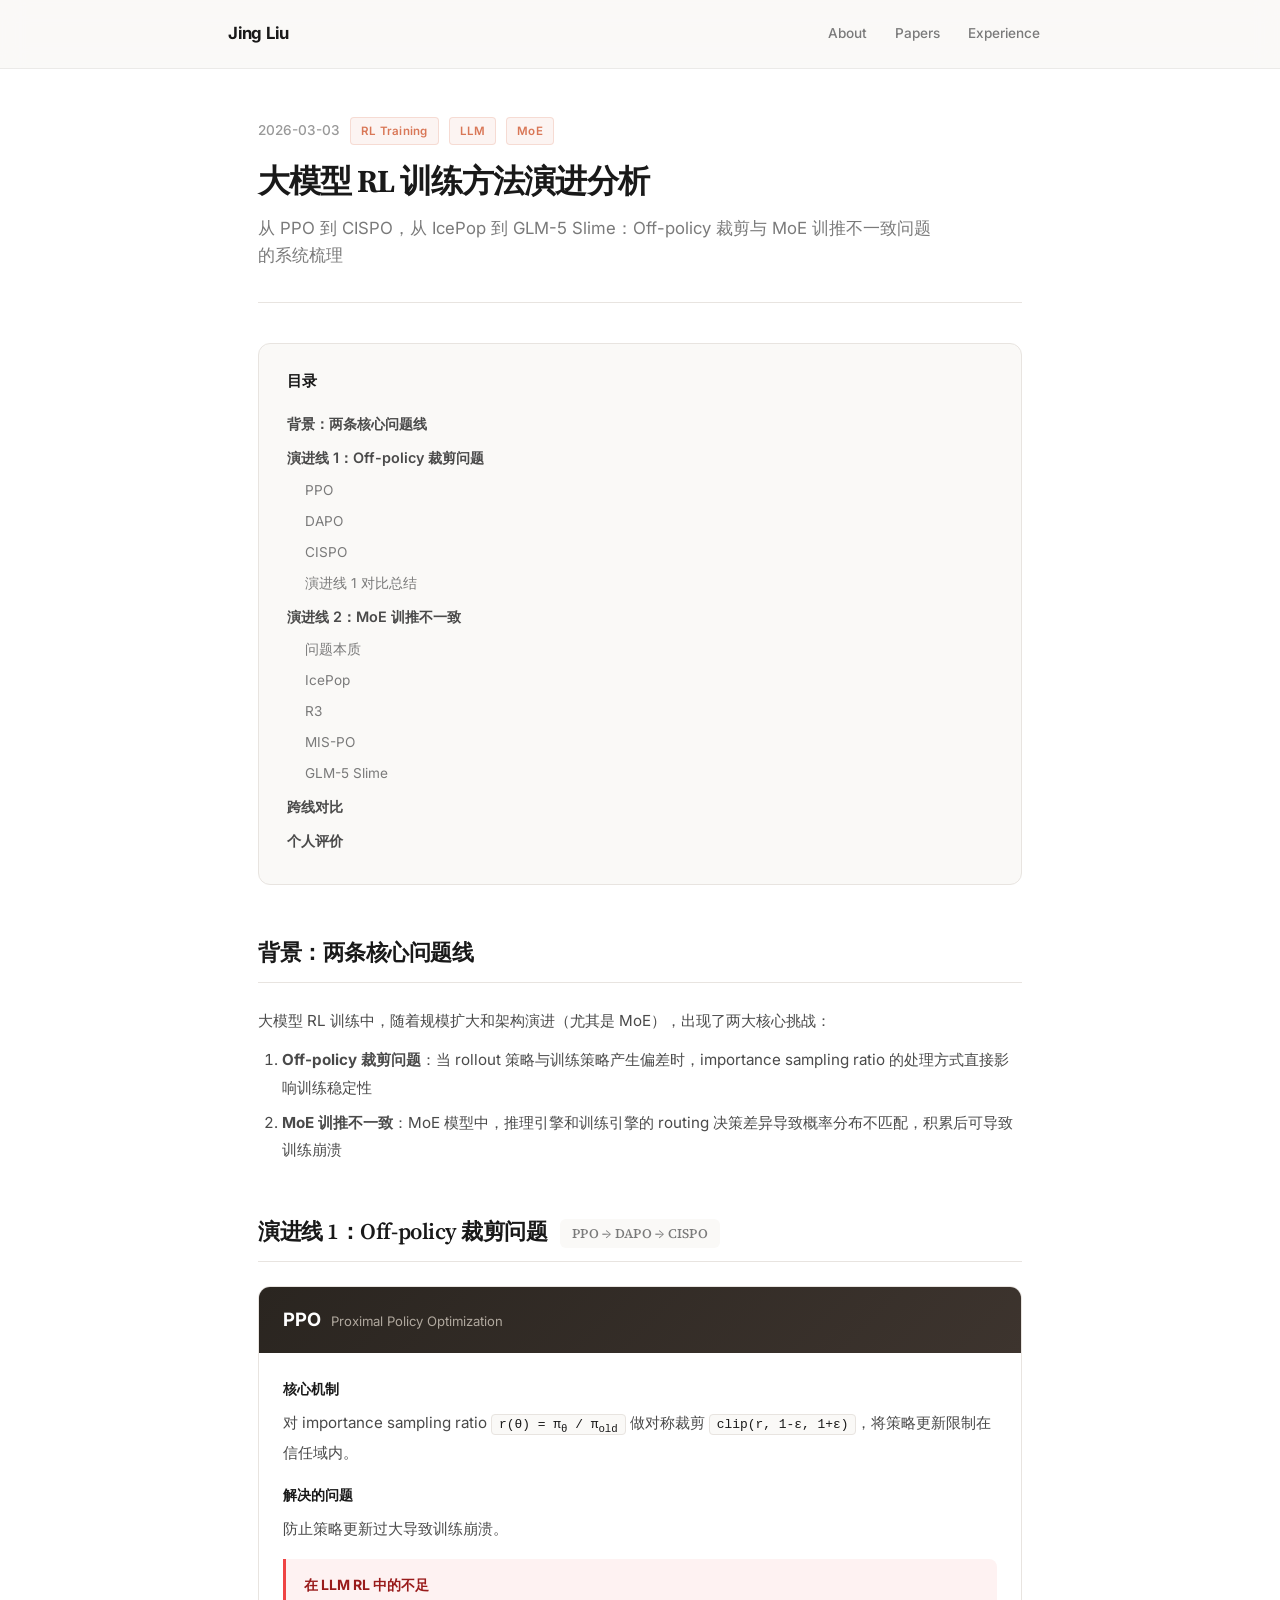
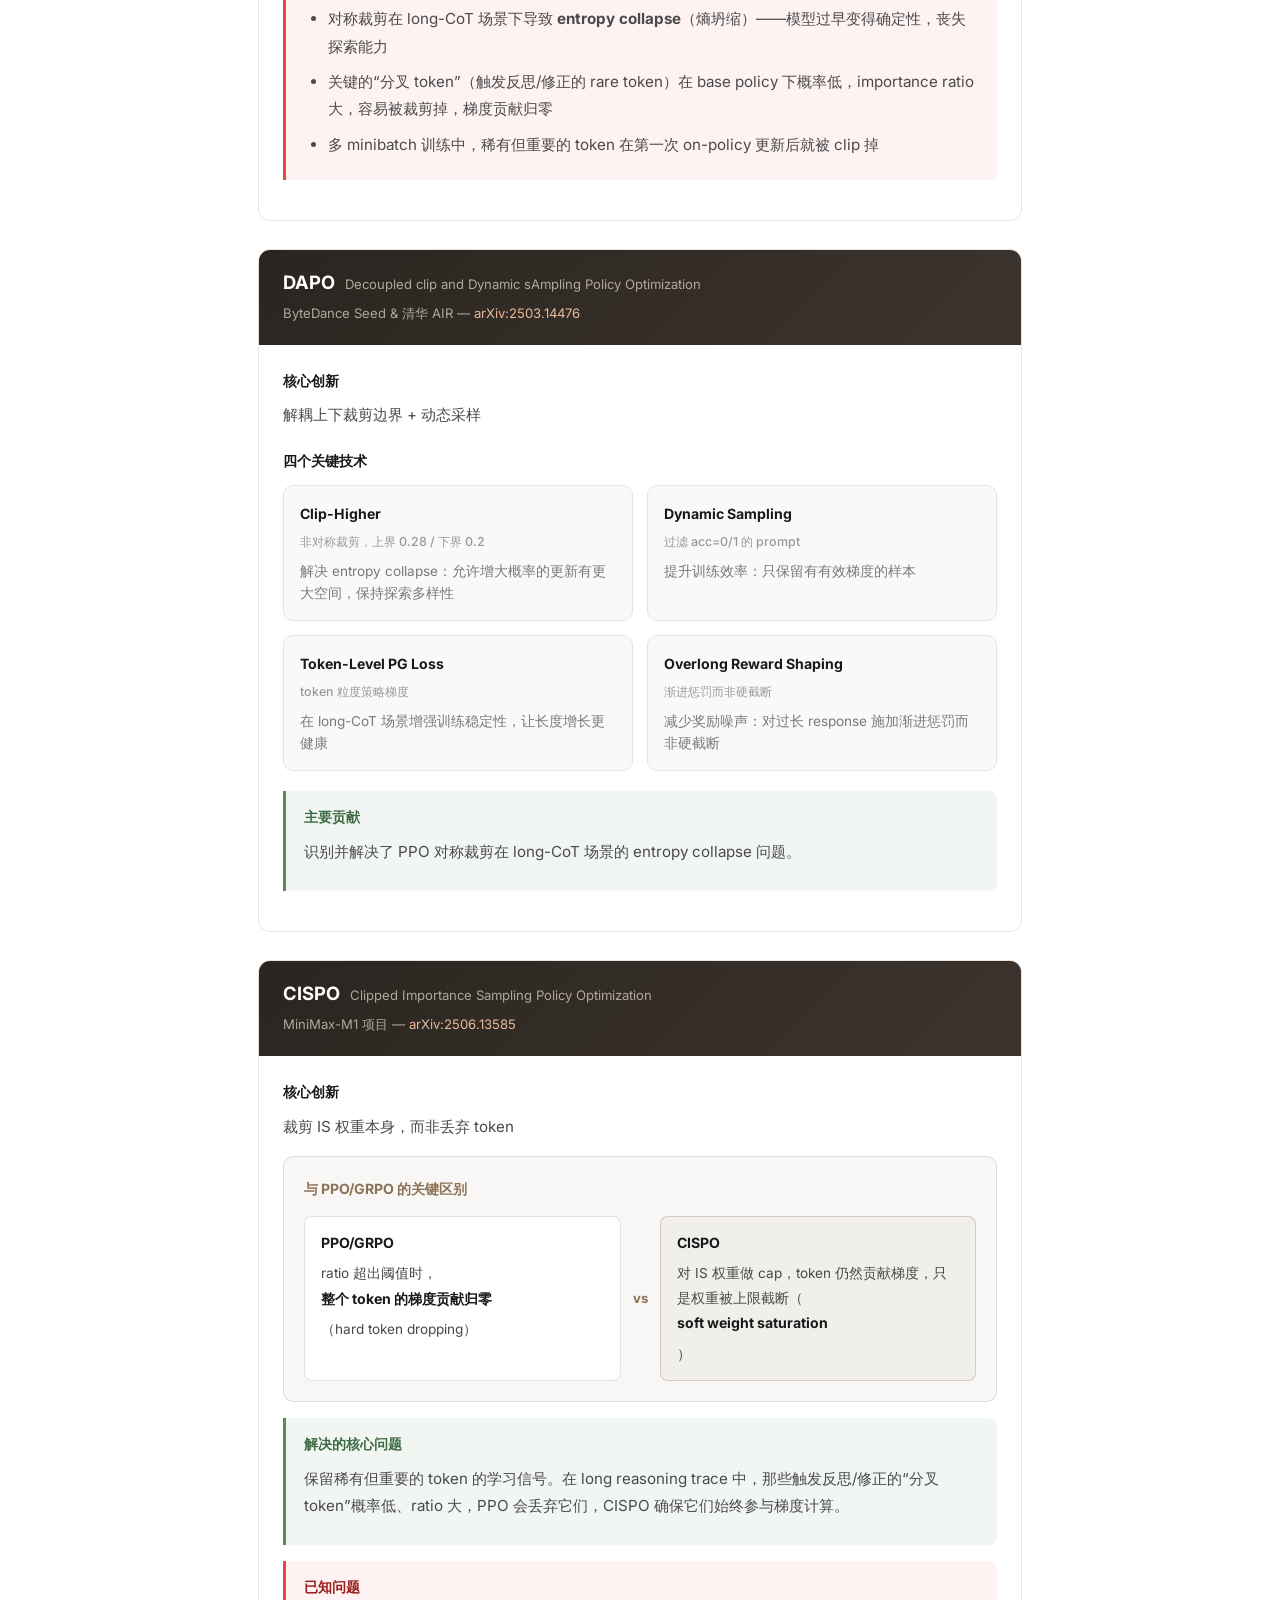
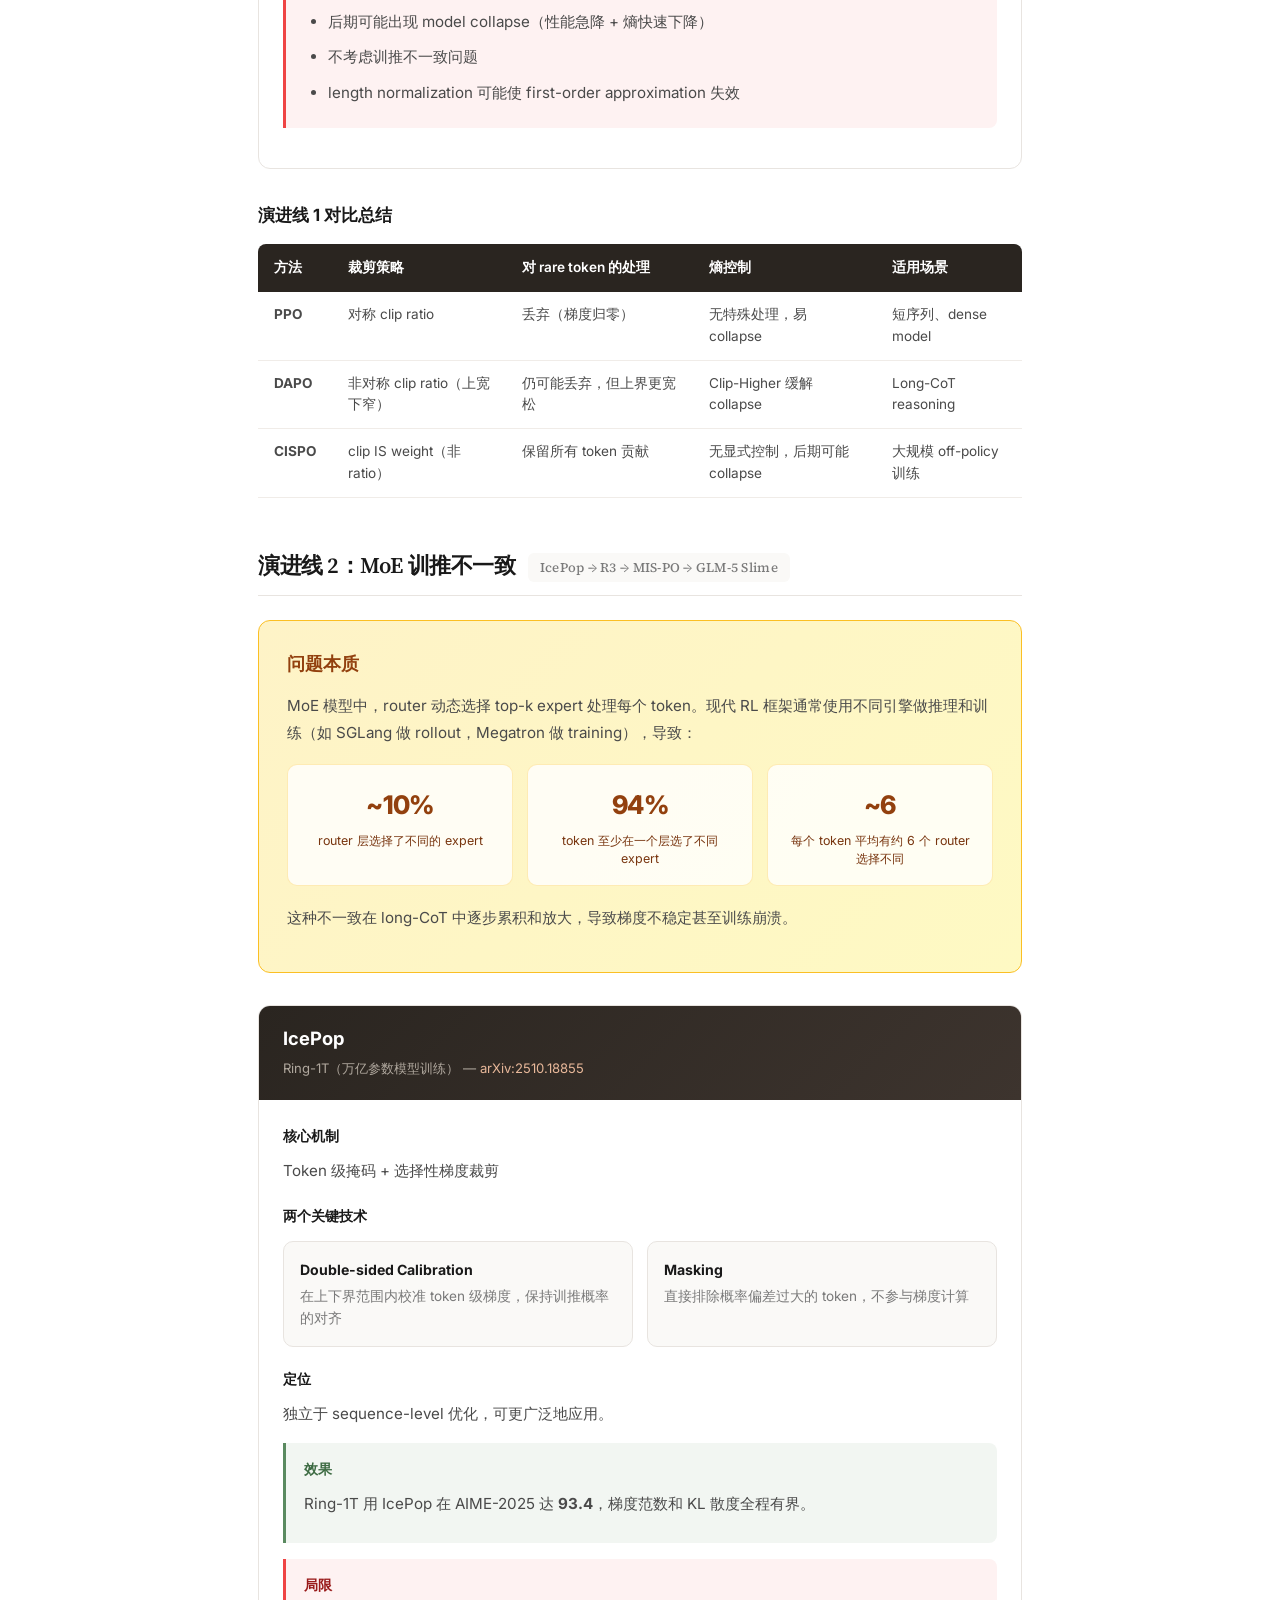
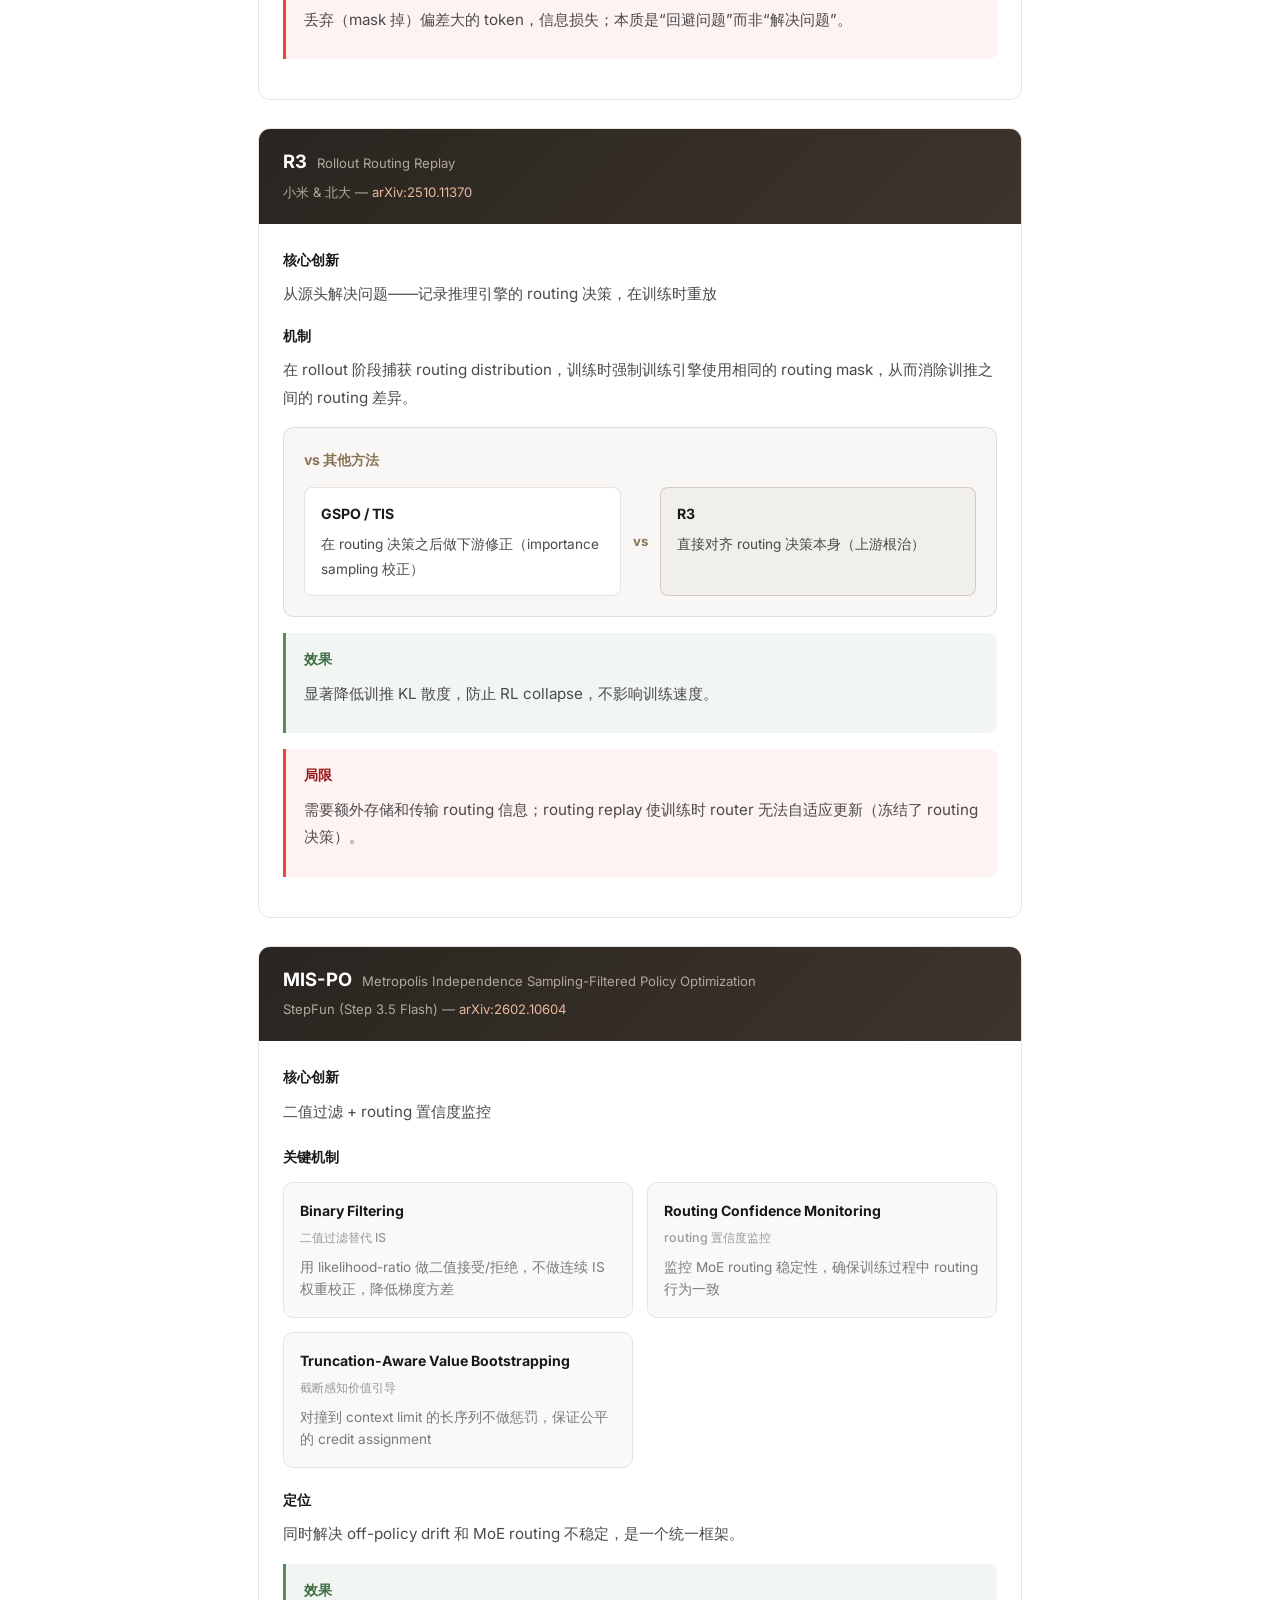
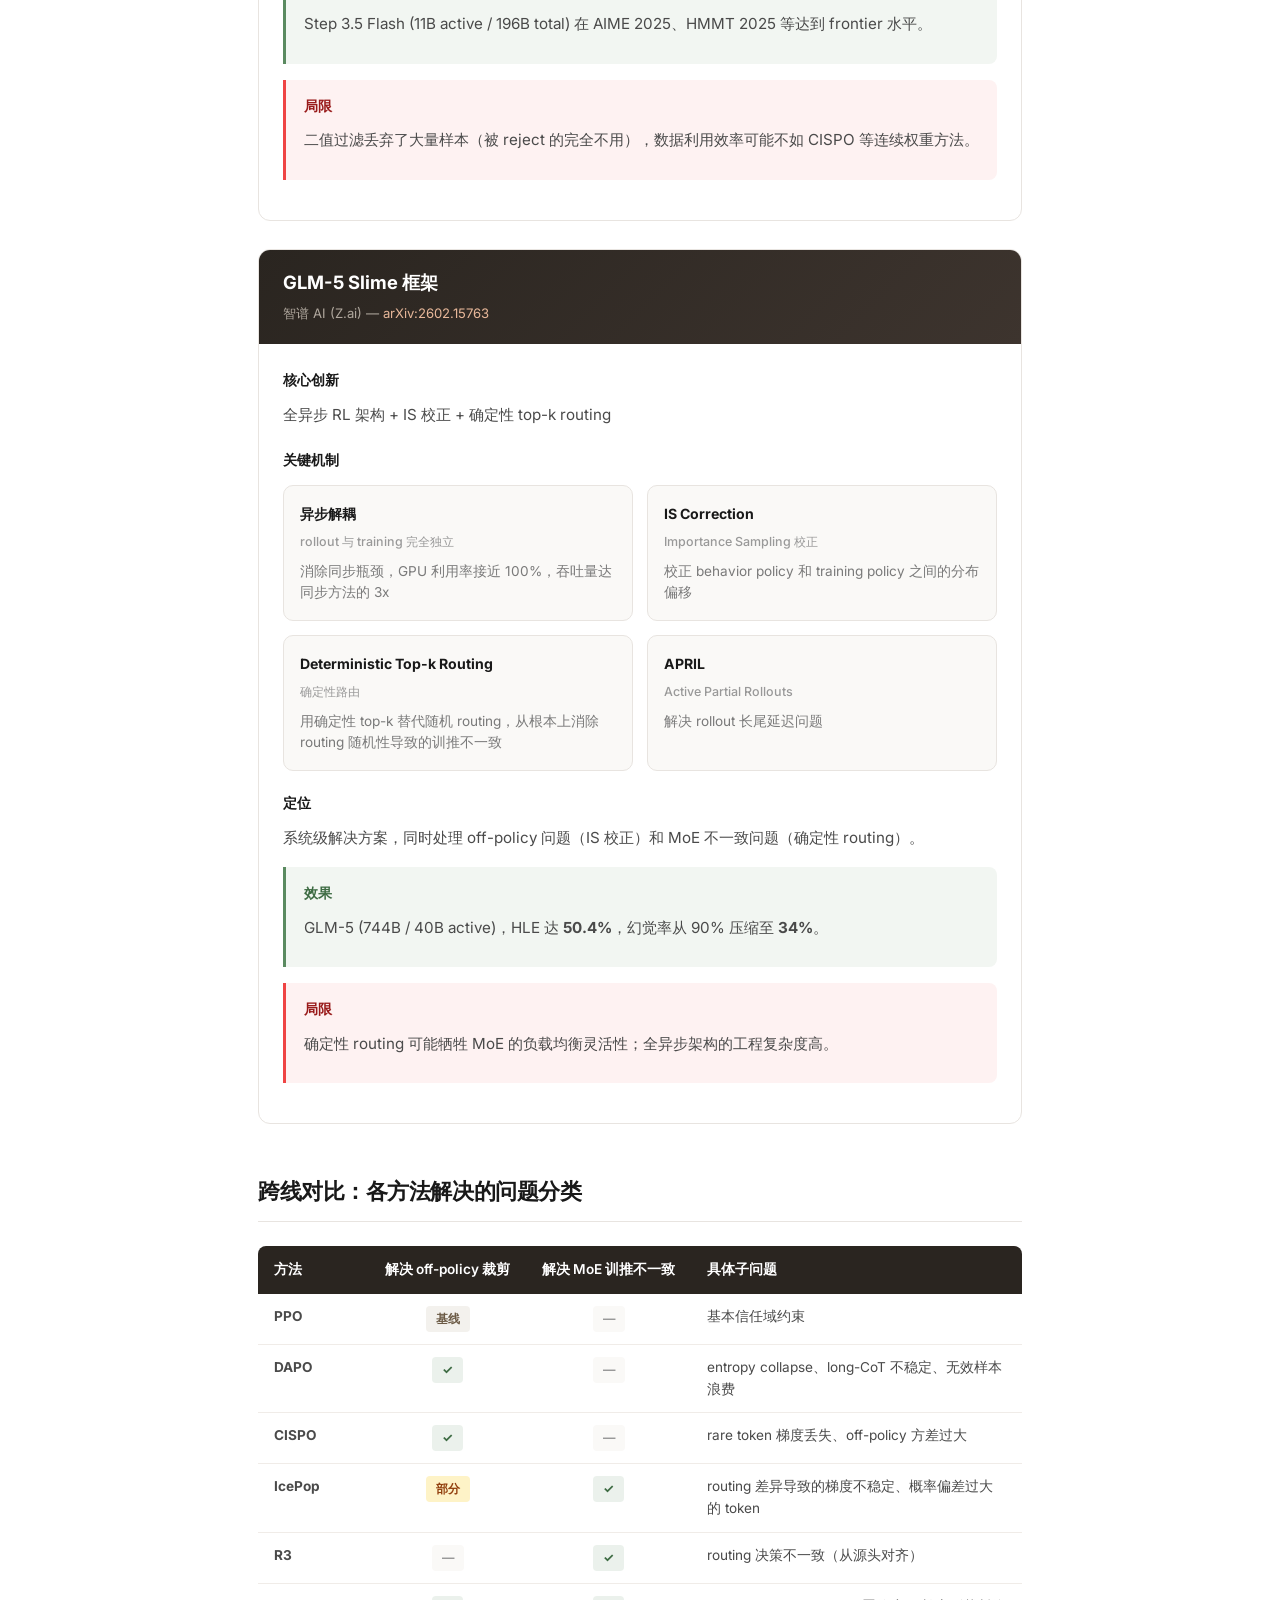
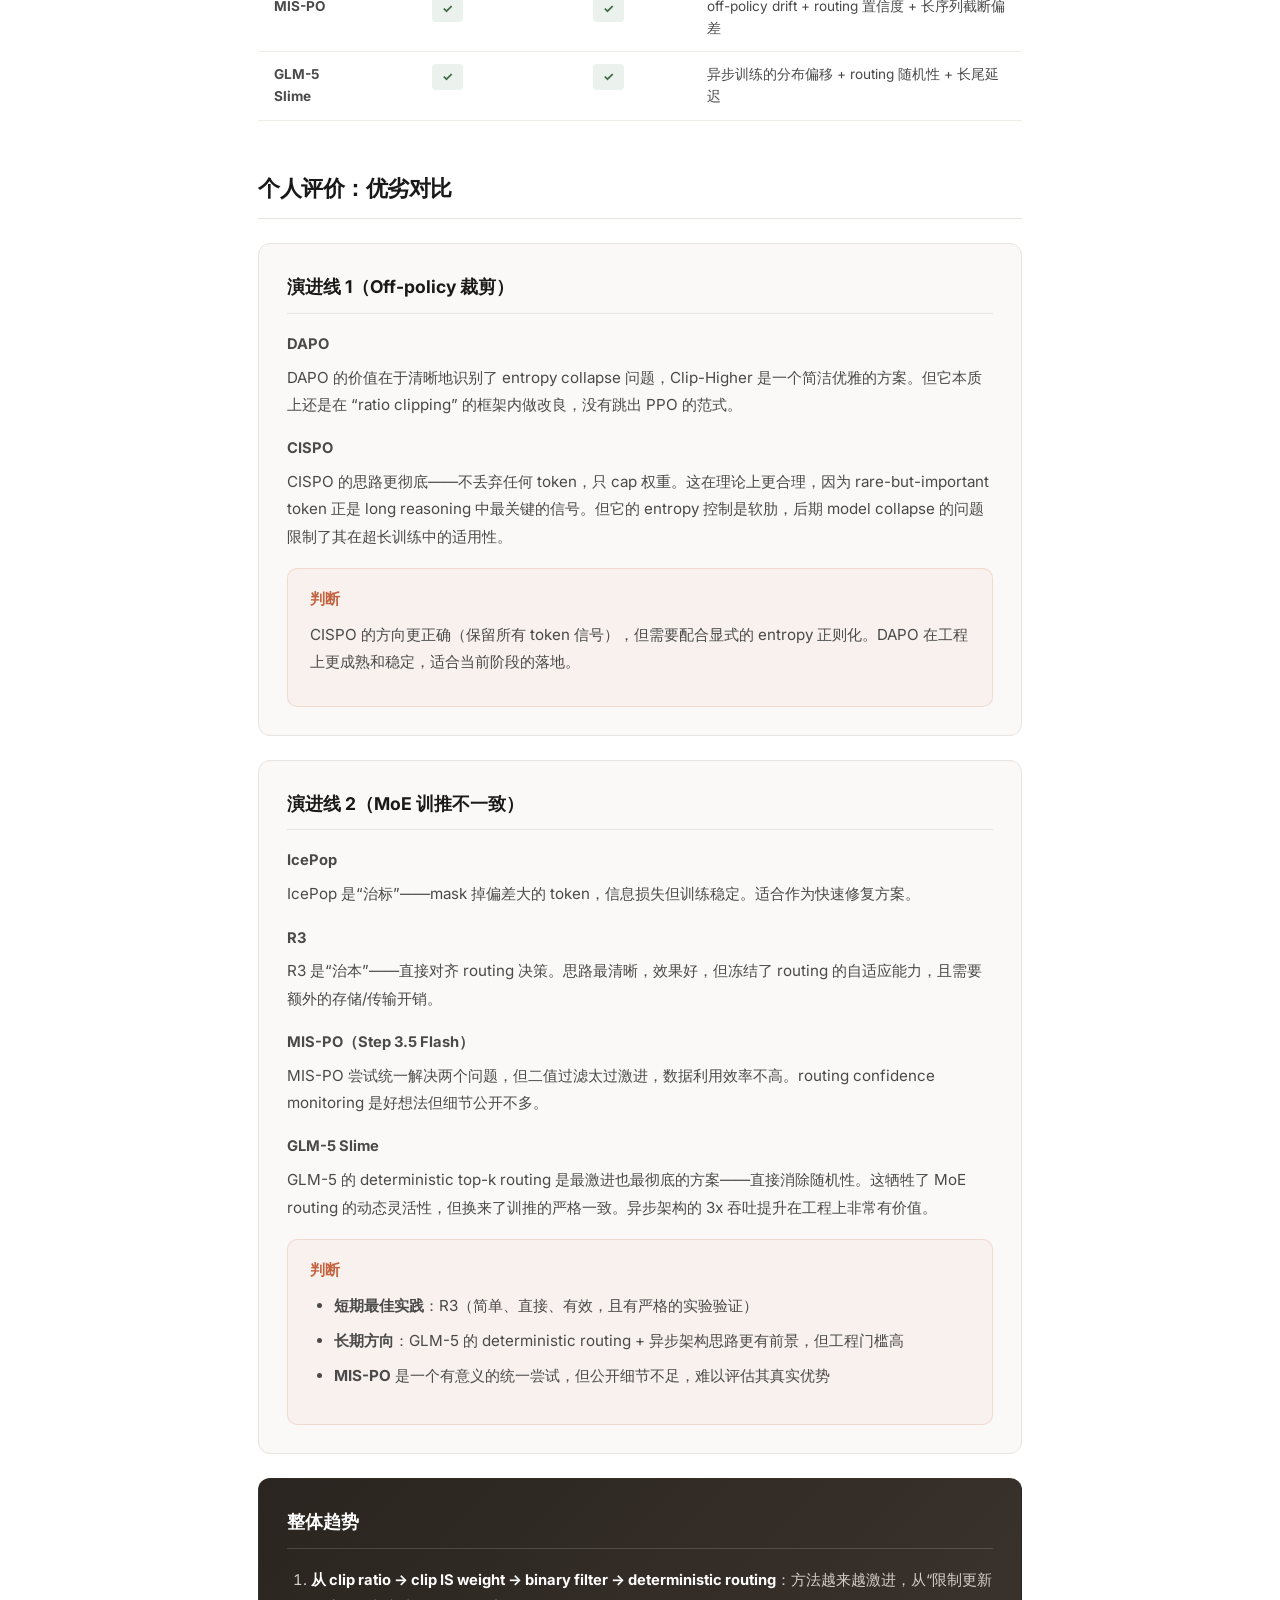
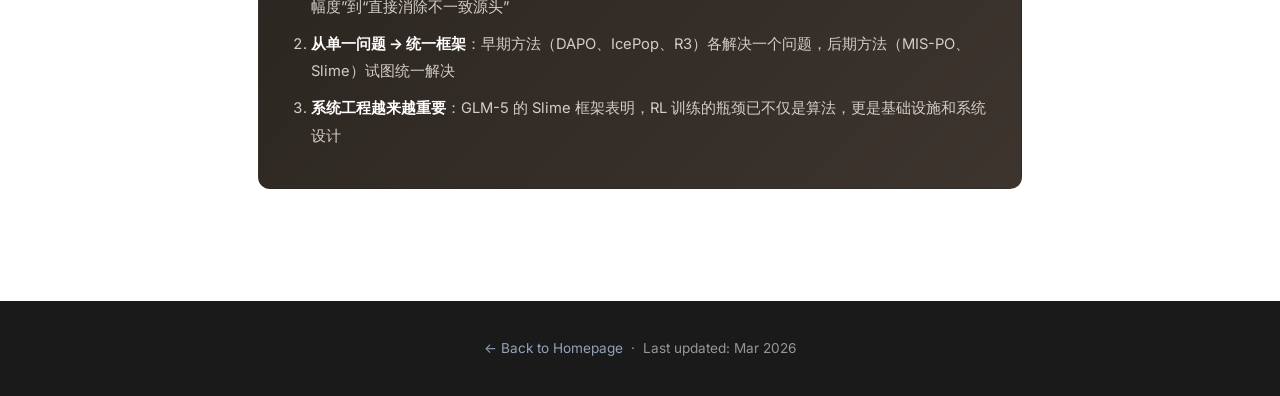
<file: blog/rl-training-evolution.html>
<!DOCTYPE html>
<html lang="zh-CN">
<head>
  <meta charset="UTF-8">
  <meta name="viewport" content="width=device-width, initial-scale=1.0">
  <title>大模型 RL 训练方法演进分析 - Jing Liu</title>
  <meta name="description" content="从 PPO 到 CISPO，从 IcePop 到 GLM-5 Slime：大模型 RL 训练中 Off-policy 裁剪与 MoE 训推不一致问题的演进分析。">
  <link rel="icon" href="data:image/svg+xml,<svg xmlns='http://www.w3.org/2000/svg' viewBox='0 0 100 100'><text y='.9em' font-size='90'>JL</text></svg>">
  <link rel="stylesheet" href="../style.css">
  <link rel="stylesheet" href="../blog.css">
</head>
<body>

<!-- ========== Navigation ========== -->
<nav>
  <div class="container">
    <span class="nav-name"><a href="../index.html" style="color:inherit;text-decoration:none;">Jing Liu</a></span>
    <div class="nav-links">
      <a href="../index.html#about">About</a>
      <a href="../index.html#publications">Papers</a>
      <a href="../index.html#experience">Experience</a>
    </div>
  </div>
</nav>

<!-- ========== Article ========== -->
<article class="blog-article">
  <div class="container">

    <!-- Header -->
    <header class="article-header">
      <div class="article-meta">
        <time datetime="2026-03-03">2026-03-03</time>
        <span class="article-tag">RL Training</span>
        <span class="article-tag">LLM</span>
        <span class="article-tag">MoE</span>
      </div>
      <h1>大模型 RL 训练方法演进分析</h1>
      <p class="article-subtitle">从 PPO 到 CISPO，从 IcePop 到 GLM-5 Slime：Off-policy 裁剪与 MoE 训推不一致问题的系统梳理</p>
    </header>

    <!-- Table of Contents -->
    <div class="toc">
      <h2>目录</h2>
      <ul>
        <li><a href="#background">背景：两条核心问题线</a></li>
        <li>
          <a href="#line1">演进线 1：Off-policy 裁剪问题</a>
          <ul>
            <li><a href="#ppo">PPO</a></li>
            <li><a href="#dapo">DAPO</a></li>
            <li><a href="#cispo">CISPO</a></li>
            <li><a href="#line1-summary">演进线 1 对比总结</a></li>
          </ul>
        </li>
        <li>
          <a href="#line2">演进线 2：MoE 训推不一致</a>
          <ul>
            <li><a href="#moe-problem">问题本质</a></li>
            <li><a href="#icepop">IcePop</a></li>
            <li><a href="#r3">R3</a></li>
            <li><a href="#mispo">MIS-PO</a></li>
            <li><a href="#slime">GLM-5 Slime</a></li>
          </ul>
        </li>
        <li><a href="#cross-compare">跨线对比</a></li>
        <li><a href="#opinion">个人评价</a></li>
      </ul>
    </div>

    <!-- ==================== Background ==================== -->
    <section id="background">
      <h2>背景：两条核心问题线</h2>
      <p>大模型 RL 训练中，随着规模扩大和架构演进（尤其是 MoE），出现了两大核心挑战：</p>
      <ol>
        <li><strong>Off-policy 裁剪问题</strong>：当 rollout 策略与训练策略产生偏差时，importance sampling ratio 的处理方式直接影响训练稳定性</li>
        <li><strong>MoE 训推不一致</strong>：MoE 模型中，推理引擎和训练引擎的 routing 决策差异导致概率分布不匹配，积累后可导致训练崩溃</li>
      </ol>
    </section>

    <!-- ==================== Evolution Line 1 ==================== -->
    <section id="line1">
      <h2>演进线 1：Off-policy 裁剪问题 <span class="evolution-path">PPO &rarr; DAPO &rarr; CISPO</span></h2>

      <!-- PPO -->
      <div class="method-card" id="ppo">
        <div class="method-header">
          <h3>PPO<span class="method-fullname">Proximal Policy Optimization</span></h3>
        </div>
        <div class="method-body">
          <div class="key-point">
            <h4>核心机制</h4>
            <p>对 importance sampling ratio <code>r(&theta;) = &pi;<sub>&theta;</sub> / &pi;<sub>old</sub></code> 做对称裁剪 <code>clip(r, 1-&epsilon;, 1+&epsilon;)</code>，将策略更新限制在信任域内。</p>
          </div>
          <div class="key-point">
            <h4>解决的问题</h4>
            <p>防止策略更新过大导致训练崩溃。</p>
          </div>
          <div class="key-point problem">
            <h4>在 LLM RL 中的不足</h4>
            <ul>
              <li>对称裁剪在 long-CoT 场景下导致 <strong>entropy collapse</strong>（熵坍缩）&mdash;&mdash;模型过早变得确定性，丧失探索能力</li>
              <li>关键的&ldquo;分叉 token&rdquo;（触发反思/修正的 rare token）在 base policy 下概率低，importance ratio 大，容易被裁剪掉，梯度贡献归零</li>
              <li>多 minibatch 训练中，稀有但重要的 token 在第一次 on-policy 更新后就被 clip 掉</li>
            </ul>
          </div>
        </div>
      </div>

      <!-- DAPO -->
      <div class="method-card" id="dapo">
        <div class="method-header">
          <h3>DAPO<span class="method-fullname">Decoupled clip and Dynamic sAmpling Policy Optimization</span></h3>
          <div class="method-source">ByteDance Seed &amp; 清华 AIR &mdash; <a href="https://arxiv.org/abs/2503.14476" target="_blank">arXiv:2503.14476</a></div>
        </div>
        <div class="method-body">
          <div class="key-point">
            <h4>核心创新</h4>
            <p>解耦上下裁剪边界 + 动态采样</p>
          </div>

          <h4>四个关键技术</h4>
          <div class="technique-grid">
            <div class="technique-item">
              <div class="technique-name">Clip-Higher</div>
              <div class="technique-detail">非对称裁剪，上界 0.28 / 下界 0.2</div>
              <p>解决 entropy collapse：允许增大概率的更新有更大空间，保持探索多样性</p>
            </div>
            <div class="technique-item">
              <div class="technique-name">Dynamic Sampling</div>
              <div class="technique-detail">过滤 acc=0/1 的 prompt</div>
              <p>提升训练效率：只保留有有效梯度的样本</p>
            </div>
            <div class="technique-item">
              <div class="technique-name">Token-Level PG Loss</div>
              <div class="technique-detail">token 粒度策略梯度</div>
              <p>在 long-CoT 场景增强训练稳定性，让长度增长更健康</p>
            </div>
            <div class="technique-item">
              <div class="technique-name">Overlong Reward Shaping</div>
              <div class="technique-detail">渐进惩罚而非硬截断</div>
              <p>减少奖励噪声：对过长 response 施加渐进惩罚而非硬截断</p>
            </div>
          </div>

          <div class="key-point contribution">
            <h4>主要贡献</h4>
            <p>识别并解决了 PPO 对称裁剪在 long-CoT 场景的 entropy collapse 问题。</p>
          </div>
        </div>
      </div>

      <!-- CISPO -->
      <div class="method-card" id="cispo">
        <div class="method-header">
          <h3>CISPO<span class="method-fullname">Clipped Importance Sampling Policy Optimization</span></h3>
          <div class="method-source">MiniMax-M1 项目 &mdash; <a href="https://arxiv.org/abs/2506.13585" target="_blank">arXiv:2506.13585</a></div>
        </div>
        <div class="method-body">
          <div class="key-point">
            <h4>核心创新</h4>
            <p>裁剪 IS 权重本身，而非丢弃 token</p>
          </div>

          <div class="comparison-box">
            <h4>与 PPO/GRPO 的关键区别</h4>
            <div class="comparison-items">
              <div class="comparison-a">
                <strong>PPO/GRPO</strong>
                <p>ratio 超出阈值时，<strong>整个 token 的梯度贡献归零</strong>（hard token dropping）</p>
              </div>
              <div class="comparison-vs">vs</div>
              <div class="comparison-b">
                <strong>CISPO</strong>
                <p>对 IS 权重做 cap，token 仍然贡献梯度，只是权重被上限截断（<strong>soft weight saturation</strong>）</p>
              </div>
            </div>
          </div>

          <div class="key-point contribution">
            <h4>解决的核心问题</h4>
            <p>保留稀有但重要的 token 的学习信号。在 long reasoning trace 中，那些触发反思/修正的&ldquo;分叉 token&rdquo;概率低、ratio 大，PPO 会丢弃它们，CISPO 确保它们始终参与梯度计算。</p>
          </div>

          <div class="key-point problem">
            <h4>已知问题</h4>
            <ul>
              <li>后期可能出现 model collapse（性能急降 + 熵快速下降）</li>
              <li>不考虑训推不一致问题</li>
              <li>length normalization 可能使 first-order approximation 失效</li>
            </ul>
          </div>
        </div>
      </div>

      <!-- Line 1 Summary Table -->
      <div class="summary-table-wrapper" id="line1-summary">
        <h3>演进线 1 对比总结</h3>
        <div class="table-scroll">
          <table class="summary-table">
            <thead>
              <tr>
                <th>方法</th>
                <th>裁剪策略</th>
                <th>对 rare token 的处理</th>
                <th>熵控制</th>
                <th>适用场景</th>
              </tr>
            </thead>
            <tbody>
              <tr>
                <td><strong>PPO</strong></td>
                <td>对称 clip ratio</td>
                <td>丢弃（梯度归零）</td>
                <td>无特殊处理，易 collapse</td>
                <td>短序列、dense model</td>
              </tr>
              <tr>
                <td><strong>DAPO</strong></td>
                <td>非对称 clip ratio（上宽下窄）</td>
                <td>仍可能丢弃，但上界更宽松</td>
                <td>Clip-Higher 缓解 collapse</td>
                <td>Long-CoT reasoning</td>
              </tr>
              <tr>
                <td><strong>CISPO</strong></td>
                <td>clip IS weight（非 ratio）</td>
                <td>保留所有 token 贡献</td>
                <td>无显式控制，后期可能 collapse</td>
                <td>大规模 off-policy 训练</td>
              </tr>
            </tbody>
          </table>
        </div>
      </div>
    </section>

    <!-- ==================== Evolution Line 2 ==================== -->
    <section id="line2">
      <h2>演进线 2：MoE 训推不一致 <span class="evolution-path">IcePop &rarr; R3 &rarr; MIS-PO &rarr; GLM-5 Slime</span></h2>

      <!-- Problem Description -->
      <div class="problem-block" id="moe-problem">
        <h3>问题本质</h3>
        <p>MoE 模型中，router 动态选择 top-k expert 处理每个 token。现代 RL 框架通常使用不同引擎做推理和训练（如 SGLang 做 rollout，Megatron 做 training），导致：</p>
        <div class="stat-grid">
          <div class="stat-item">
            <div class="stat-number">~10%</div>
            <div class="stat-label">router 层选择了不同的 expert</div>
          </div>
          <div class="stat-item">
            <div class="stat-number">94%</div>
            <div class="stat-label">token 至少在一个层选了不同 expert</div>
          </div>
          <div class="stat-item">
            <div class="stat-number">~6</div>
            <div class="stat-label">每个 token 平均有约 6 个 router 选择不同</div>
          </div>
        </div>
        <p>这种不一致在 long-CoT 中逐步累积和放大，导致梯度不稳定甚至训练崩溃。</p>
      </div>

      <!-- IcePop -->
      <div class="method-card" id="icepop">
        <div class="method-header">
          <h3>IcePop</h3>
          <div class="method-source">Ring-1T（万亿参数模型训练） &mdash; <a href="https://arxiv.org/abs/2510.18855" target="_blank">arXiv:2510.18855</a></div>
        </div>
        <div class="method-body">
          <div class="key-point">
            <h4>核心机制</h4>
            <p>Token 级掩码 + 选择性梯度裁剪</p>
          </div>

          <h4>两个关键技术</h4>
          <div class="technique-grid cols-2">
            <div class="technique-item">
              <div class="technique-name">Double-sided Calibration</div>
              <p>在上下界范围内校准 token 级梯度，保持训推概率的对齐</p>
            </div>
            <div class="technique-item">
              <div class="technique-name">Masking</div>
              <p>直接排除概率偏差过大的 token，不参与梯度计算</p>
            </div>
          </div>

          <div class="key-point">
            <h4>定位</h4>
            <p>独立于 sequence-level 优化，可更广泛地应用。</p>
          </div>
          <div class="key-point contribution">
            <h4>效果</h4>
            <p>Ring-1T 用 IcePop 在 AIME-2025 达 <strong>93.4</strong>，梯度范数和 KL 散度全程有界。</p>
          </div>
          <div class="key-point problem">
            <h4>局限</h4>
            <p>丢弃（mask 掉）偏差大的 token，信息损失；本质是&ldquo;回避问题&rdquo;而非&ldquo;解决问题&rdquo;。</p>
          </div>
        </div>
      </div>

      <!-- R3 -->
      <div class="method-card" id="r3">
        <div class="method-header">
          <h3>R3<span class="method-fullname">Rollout Routing Replay</span></h3>
          <div class="method-source">小米 &amp; 北大 &mdash; <a href="https://arxiv.org/abs/2510.11370" target="_blank">arXiv:2510.11370</a></div>
        </div>
        <div class="method-body">
          <div class="key-point">
            <h4>核心创新</h4>
            <p>从源头解决问题&mdash;&mdash;记录推理引擎的 routing 决策，在训练时重放</p>
          </div>
          <div class="key-point">
            <h4>机制</h4>
            <p>在 rollout 阶段捕获 routing distribution，训练时强制训练引擎使用相同的 routing mask，从而消除训推之间的 routing 差异。</p>
          </div>

          <div class="comparison-box">
            <h4>vs 其他方法</h4>
            <div class="comparison-items">
              <div class="comparison-a">
                <strong>GSPO / TIS</strong>
                <p>在 routing 决策之后做下游修正（importance sampling 校正）</p>
              </div>
              <div class="comparison-vs">vs</div>
              <div class="comparison-b">
                <strong>R3</strong>
                <p>直接对齐 routing 决策本身（上游根治）</p>
              </div>
            </div>
          </div>

          <div class="key-point contribution">
            <h4>效果</h4>
            <p>显著降低训推 KL 散度，防止 RL collapse，不影响训练速度。</p>
          </div>
          <div class="key-point problem">
            <h4>局限</h4>
            <p>需要额外存储和传输 routing 信息；routing replay 使训练时 router 无法自适应更新（冻结了 routing 决策）。</p>
          </div>
        </div>
      </div>

      <!-- MIS-PO -->
      <div class="method-card" id="mispo">
        <div class="method-header">
          <h3>MIS-PO<span class="method-fullname">Metropolis Independence Sampling-Filtered Policy Optimization</span></h3>
          <div class="method-source">StepFun (Step 3.5 Flash) &mdash; <a href="https://arxiv.org/abs/2602.10604" target="_blank">arXiv:2602.10604</a></div>
        </div>
        <div class="method-body">
          <div class="key-point">
            <h4>核心创新</h4>
            <p>二值过滤 + routing 置信度监控</p>
          </div>

          <h4>关键机制</h4>
          <div class="technique-grid">
            <div class="technique-item">
              <div class="technique-name">Binary Filtering</div>
              <div class="technique-detail">二值过滤替代 IS</div>
              <p>用 likelihood-ratio 做二值接受/拒绝，不做连续 IS 权重校正，降低梯度方差</p>
            </div>
            <div class="technique-item">
              <div class="technique-name">Routing Confidence Monitoring</div>
              <div class="technique-detail">routing 置信度监控</div>
              <p>监控 MoE routing 稳定性，确保训练过程中 routing 行为一致</p>
            </div>
            <div class="technique-item">
              <div class="technique-name">Truncation-Aware Value Bootstrapping</div>
              <div class="technique-detail">截断感知价值引导</div>
              <p>对撞到 context limit 的长序列不做惩罚，保证公平的 credit assignment</p>
            </div>
          </div>

          <div class="key-point">
            <h4>定位</h4>
            <p>同时解决 off-policy drift 和 MoE routing 不稳定，是一个统一框架。</p>
          </div>
          <div class="key-point contribution">
            <h4>效果</h4>
            <p>Step 3.5 Flash (11B active / 196B total) 在 AIME 2025、HMMT 2025 等达到 frontier 水平。</p>
          </div>
          <div class="key-point problem">
            <h4>局限</h4>
            <p>二值过滤丢弃了大量样本（被 reject 的完全不用），数据利用效率可能不如 CISPO 等连续权重方法。</p>
          </div>
        </div>
      </div>

      <!-- GLM-5 Slime -->
      <div class="method-card" id="slime">
        <div class="method-header">
          <h3>GLM-5 Slime 框架</h3>
          <div class="method-source">智谱 AI (Z.ai) &mdash; <a href="https://arxiv.org/html/2602.15763v1" target="_blank">arXiv:2602.15763</a></div>
        </div>
        <div class="method-body">
          <div class="key-point">
            <h4>核心创新</h4>
            <p>全异步 RL 架构 + IS 校正 + 确定性 top-k routing</p>
          </div>

          <h4>关键机制</h4>
          <div class="technique-grid">
            <div class="technique-item">
              <div class="technique-name">异步解耦</div>
              <div class="technique-detail">rollout 与 training 完全独立</div>
              <p>消除同步瓶颈，GPU 利用率接近 100%，吞吐量达同步方法的 3x</p>
            </div>
            <div class="technique-item">
              <div class="technique-name">IS Correction</div>
              <div class="technique-detail">Importance Sampling 校正</div>
              <p>校正 behavior policy 和 training policy 之间的分布偏移</p>
            </div>
            <div class="technique-item">
              <div class="technique-name">Deterministic Top-k Routing</div>
              <div class="technique-detail">确定性路由</div>
              <p>用确定性 top-k 替代随机 routing，从根本上消除 routing 随机性导致的训推不一致</p>
            </div>
            <div class="technique-item">
              <div class="technique-name">APRIL</div>
              <div class="technique-detail">Active Partial Rollouts</div>
              <p>解决 rollout 长尾延迟问题</p>
            </div>
          </div>

          <div class="key-point">
            <h4>定位</h4>
            <p>系统级解决方案，同时处理 off-policy 问题（IS 校正）和 MoE 不一致问题（确定性 routing）。</p>
          </div>
          <div class="key-point contribution">
            <h4>效果</h4>
            <p>GLM-5 (744B / 40B active)，HLE 达 <strong>50.4%</strong>，幻觉率从 90% 压缩至 <strong>34%</strong>。</p>
          </div>
          <div class="key-point problem">
            <h4>局限</h4>
            <p>确定性 routing 可能牺牲 MoE 的负载均衡灵活性；全异步架构的工程复杂度高。</p>
          </div>
        </div>
      </div>
    </section>

    <!-- ==================== Cross Comparison ==================== -->
    <section id="cross-compare">
      <h2>跨线对比：各方法解决的问题分类</h2>

      <div class="table-scroll">
        <table class="summary-table cross-table">
          <thead>
            <tr>
              <th>方法</th>
              <th>解决 off-policy 裁剪</th>
              <th>解决 MoE 训推不一致</th>
              <th>具体子问题</th>
            </tr>
          </thead>
          <tbody>
            <tr>
              <td><strong>PPO</strong></td>
              <td><span class="badge badge-baseline">基线</span></td>
              <td><span class="badge badge-no">&mdash;</span></td>
              <td>基本信任域约束</td>
            </tr>
            <tr>
              <td><strong>DAPO</strong></td>
              <td><span class="badge badge-yes">&#10003;</span></td>
              <td><span class="badge badge-no">&mdash;</span></td>
              <td>entropy collapse、long-CoT 不稳定、无效样本浪费</td>
            </tr>
            <tr>
              <td><strong>CISPO</strong></td>
              <td><span class="badge badge-yes">&#10003;</span></td>
              <td><span class="badge badge-no">&mdash;</span></td>
              <td>rare token 梯度丢失、off-policy 方差过大</td>
            </tr>
            <tr>
              <td><strong>IcePop</strong></td>
              <td><span class="badge badge-partial">部分</span></td>
              <td><span class="badge badge-yes">&#10003;</span></td>
              <td>routing 差异导致的梯度不稳定、概率偏差过大的 token</td>
            </tr>
            <tr>
              <td><strong>R3</strong></td>
              <td><span class="badge badge-no">&mdash;</span></td>
              <td><span class="badge badge-yes">&#10003;</span></td>
              <td>routing 决策不一致（从源头对齐）</td>
            </tr>
            <tr>
              <td><strong>MIS-PO</strong></td>
              <td><span class="badge badge-yes">&#10003;</span></td>
              <td><span class="badge badge-yes">&#10003;</span></td>
              <td>off-policy drift + routing 置信度 + 长序列截断偏差</td>
            </tr>
            <tr>
              <td><strong>GLM-5 Slime</strong></td>
              <td><span class="badge badge-yes">&#10003;</span></td>
              <td><span class="badge badge-yes">&#10003;</span></td>
              <td>异步训练的分布偏移 + routing 随机性 + 长尾延迟</td>
            </tr>
          </tbody>
        </table>
      </div>
    </section>

    <!-- ==================== Opinion ==================== -->
    <section id="opinion">
      <h2>个人评价：优劣对比</h2>

      <!-- Line 1 Opinion -->
      <div class="opinion-block">
        <h3>演进线 1（Off-policy 裁剪）</h3>

        <div class="opinion-item">
          <h4>DAPO</h4>
          <p>DAPO 的价值在于清晰地识别了 entropy collapse 问题，Clip-Higher 是一个简洁优雅的方案。但它本质上还是在 &ldquo;ratio clipping&rdquo; 的框架内做改良，没有跳出 PPO 的范式。</p>
        </div>

        <div class="opinion-item">
          <h4>CISPO</h4>
          <p>CISPO 的思路更彻底&mdash;&mdash;不丢弃任何 token，只 cap 权重。这在理论上更合理，因为 rare-but-important token 正是 long reasoning 中最关键的信号。但它的 entropy 控制是软肋，后期 model collapse 的问题限制了其在超长训练中的适用性。</p>
        </div>

        <div class="verdict">
          <h4>判断</h4>
          <p>CISPO 的方向更正确（保留所有 token 信号），但需要配合显式的 entropy 正则化。DAPO 在工程上更成熟和稳定，适合当前阶段的落地。</p>
        </div>
      </div>

      <!-- Line 2 Opinion -->
      <div class="opinion-block">
        <h3>演进线 2（MoE 训推不一致）</h3>

        <div class="opinion-item">
          <h4>IcePop</h4>
          <p>IcePop 是&ldquo;治标&rdquo;&mdash;&mdash;mask 掉偏差大的 token，信息损失但训练稳定。适合作为快速修复方案。</p>
        </div>

        <div class="opinion-item">
          <h4>R3</h4>
          <p>R3 是&ldquo;治本&rdquo;&mdash;&mdash;直接对齐 routing 决策。思路最清晰，效果好，但冻结了 routing 的自适应能力，且需要额外的存储/传输开销。</p>
        </div>

        <div class="opinion-item">
          <h4>MIS-PO（Step 3.5 Flash）</h4>
          <p>MIS-PO 尝试统一解决两个问题，但二值过滤太过激进，数据利用效率不高。routing confidence monitoring 是好想法但细节公开不多。</p>
        </div>

        <div class="opinion-item">
          <h4>GLM-5 Slime</h4>
          <p>GLM-5 的 deterministic top-k routing 是最激进也最彻底的方案&mdash;&mdash;直接消除随机性。这牺牲了 MoE routing 的动态灵活性，但换来了训推的严格一致。异步架构的 3x 吞吐提升在工程上非常有价值。</p>
        </div>

        <div class="verdict">
          <h4>判断</h4>
          <ul>
            <li><strong>短期最佳实践</strong>：R3（简单、直接、有效，且有严格的实验验证）</li>
            <li><strong>长期方向</strong>：GLM-5 的 deterministic routing + 异步架构思路更有前景，但工程门槛高</li>
            <li><strong>MIS-PO</strong> 是一个有意义的统一尝试，但公开细节不足，难以评估其真实优势</li>
          </ul>
        </div>
      </div>

      <!-- Trends -->
      <div class="opinion-block trends">
        <h3>整体趋势</h3>
        <ol>
          <li><strong>从 clip ratio &rarr; clip IS weight &rarr; binary filter &rarr; deterministic routing</strong>：方法越来越激进，从&ldquo;限制更新幅度&rdquo;到&ldquo;直接消除不一致源头&rdquo;</li>
          <li><strong>从单一问题 &rarr; 统一框架</strong>：早期方法（DAPO、IcePop、R3）各解决一个问题，后期方法（MIS-PO、Slime）试图统一解决</li>
          <li><strong>系统工程越来越重要</strong>：GLM-5 的 Slime 框架表明，RL 训练的瓶颈已不仅是算法，更是基础设施和系统设计</li>
        </ol>
      </div>
    </section>

  </div>
</article>

<!-- ========== Footer ========== -->
<footer>
  <div class="container">
    <a href="../index.html" style="color:#94a3b8;">&#8592; Back to Homepage</a>
    &nbsp;&middot;&nbsp; Last updated: Mar 2026
  </div>
</footer>

<script>
  if (!window.matchMedia('(prefers-reduced-motion: reduce)').matches) {
    document.querySelectorAll('section, .method-card, .problem-block, .opinion-block, .summary-table-wrapper').forEach(el => el.classList.add('reveal'));
    const io = new IntersectionObserver((entries) => {
      entries.forEach(e => { if (e.isIntersecting) { e.target.classList.add('revealed'); io.unobserve(e.target); } });
    }, { threshold: 0.1 });
    document.querySelectorAll('.reveal').forEach(el => io.observe(el));
  }
</script>

</body>
</html>
</file>
<file: style.css>
/* ========================================
   Jing Liu's Homepage — Modern CSS
   Anthropic-inspired warm design system
   ======================================== */

@import url('https://fonts.googleapis.com/css2?family=Inter:wght@400;500;600;700&family=Source+Serif+4:ital,opsz,wght@0,8..60,400;0,8..60,600;0,8..60,700;1,8..60,400&display=swap');

/* ---------- Design Tokens ---------- */
:root {
  /* Colors */
  --bg-primary: #faf9f7;
  --bg-white: #ffffff;
  --bg-hero: #f5f0eb;
  --text-primary: #191919;
  --text-body: #4a4a4a;
  --text-secondary: #7a7a7a;
  --text-muted: #999;
  --accent: #d97757;
  --accent-hover: #c4623f;
  --accent-light: rgba(217, 119, 87, 0.1);
  --accent-lighter: rgba(217, 119, 87, 0.06);
  --border: #e8e4e0;
  --border-light: #f0ece8;
  --footer-bg: #1a1a1a;
  --venue-conf: #d97757;
  --venue-journal: #5a8a60;
  --venue-workshop: #8b7355;

  /* Spacing */
  --section-padding: clamp(48px, 8vw, 96px);
  --container-padding: 28px;

  /* Typography */
  --h1-size: clamp(2rem, 4vw + 1rem, 3.5rem);
  --h2-size: clamp(1.4rem, 2.5vw + 0.8rem, 2rem);

  /* Fonts */
  --font-serif: 'Source Serif 4', 'Georgia', serif;
  --font-sans: 'Inter', -apple-system, BlinkMacSystemFont, "Segoe UI", Roboto, Helvetica, Arial, sans-serif;

  /* Transitions */
  --transition-fast: 0.2s ease;
  --transition-normal: 0.3s ease;
}

/* ---------- Reset & Base ---------- */
*, *::before, *::after {
  box-sizing: border-box;
  margin: 0;
  padding: 0;
}

html {
  scroll-behavior: smooth;
  font-size: 16px;
}

body {
  font-family: var(--font-sans);
  color: var(--text-body);
  line-height: 1.75;
  background: var(--bg-primary);
  -webkit-font-smoothing: antialiased;
}

a {
  color: var(--accent);
  text-decoration: none;
  transition: color var(--transition-fast);
  text-underline-offset: 0.2em;
  text-decoration-thickness: 1px;
}

a:hover {
  color: var(--accent-hover);
  text-decoration: underline;
}

img { max-width: 100%; height: auto; }

ul { list-style: none; }

/* ---------- Utility ---------- */
.container {
  max-width: 880px;
  margin: 0 auto;
  padding: 0 var(--container-padding);
}

/* ---------- Navigation ---------- */
nav {
  position: sticky;
  top: 0;
  z-index: 100;
  background: rgba(250, 249, 247, 0.88);
  backdrop-filter: blur(12px);
  -webkit-backdrop-filter: blur(12px);
  border-bottom: 1px solid rgba(0, 0, 0, 0.06);
}

nav .container {
  display: flex;
  align-items: center;
  justify-content: space-between;
  height: 4.25rem;
}

nav .nav-name {
  font-weight: 700;
  font-size: 1.05rem;
  color: var(--text-primary);
  letter-spacing: -0.01em;
}

nav .nav-links {
  display: flex;
  gap: 4px;
  flex-wrap: wrap;
  justify-content: flex-end;
}

nav .nav-links a {
  font-size: 0.85rem;
  font-weight: 500;
  padding: 6px 12px;
  border-radius: 8px;
  color: var(--text-secondary);
  transition: background var(--transition-fast), color var(--transition-fast);
}

nav .nav-links a:hover {
  background: var(--accent-light);
  color: var(--accent);
  text-decoration: none;
}

/* ---------- Hero / Header ---------- */
.hero {
  background: var(--bg-hero);
  color: var(--text-primary);
  padding: clamp(64px, 10vw, 120px) 0 clamp(56px, 8vw, 100px);
  position: relative;
  overflow: hidden;
}

.hero::before {
  content: '';
  position: absolute;
  top: -50%;
  right: -20%;
  width: 600px;
  height: 600px;
  background: radial-gradient(circle, rgba(217, 119, 87, 0.06) 0%, transparent 70%);
  pointer-events: none;
}

.hero .container {
  display: flex;
  gap: 44px;
  align-items: flex-start;
  position: relative;
}

.hero-photo {
  flex-shrink: 0;
}

.hero-photo img {
  width: 160px;
  height: 160px;
  border-radius: 20px;
  object-fit: cover;
  border: 3px solid rgba(217, 119, 87, 0.15);
  box-shadow: 0 8px 32px rgba(0, 0, 0, 0.08);
}

.hero-info h1 {
  font-family: var(--font-serif);
  font-size: var(--h1-size);
  font-weight: 700;
  margin-bottom: 4px;
  line-height: 1.25;
  letter-spacing: -0.03em;
  color: var(--text-primary);
}

.hero-info .subtitle {
  font-size: 1.05rem;
  font-weight: 500;
  color: var(--text-secondary);
  margin-bottom: 12px;
}

.hero-info .bio-short {
  font-size: 0.95rem;
  color: var(--text-body);
  margin-bottom: 20px;
  max-width: 520px;
  line-height: 1.6;
}

.hero-links {
  display: flex;
  gap: 10px;
  flex-wrap: wrap;
  margin-bottom: 20px;
}

.hero-links a {
  display: inline-flex;
  align-items: center;
  gap: 7px;
  font-size: 0.85rem;
  font-weight: 500;
  color: var(--text-body);
  padding: 7px 18px;
  border-radius: 8px;
  background: var(--bg-white);
  border: 1px solid var(--border);
  transition: background var(--transition-fast), border-color var(--transition-fast), color var(--transition-fast);
}

.hero-links a svg {
  flex-shrink: 0;
  opacity: 0.7;
}

.hero-links a:hover {
  background: var(--accent-light);
  border-color: var(--accent);
  color: var(--accent);
  text-decoration: none;
}

.tags {
  display: flex;
  gap: 8px;
  flex-wrap: wrap;
}

.tag {
  display: inline-block;
  font-size: 0.75rem;
  font-weight: 500;
  padding: 4px 12px;
  border-radius: 6px;
  letter-spacing: 0.01em;
}

.tag-pt {
  background: rgba(217, 119, 87, 0.1);
  color: #b85a3a;
  border: 1px solid rgba(217, 119, 87, 0.2);
}

.tag-agent {
  background: rgba(90, 138, 96, 0.1);
  color: #4a7a50;
  border: 1px solid rgba(90, 138, 96, 0.2);
}

.tag-search {
  background: rgba(139, 115, 85, 0.1);
  color: #7a6345;
  border: 1px solid rgba(139, 115, 85, 0.2);
}

/* ---------- Sections ---------- */
section {
  padding: var(--section-padding) 0;
}

.bg-white { background: var(--bg-white); }
.bg-gray { background: var(--bg-primary); }

section h2 {
  font-family: var(--font-serif);
  font-size: var(--h2-size);
  font-weight: 600;
  color: var(--text-primary);
  margin-bottom: 24px;
  padding-bottom: 10px;
  border-bottom: 1px solid var(--border);
  letter-spacing: -0.02em;
}

/* ---------- About ---------- */
.about p {
  font-size: 0.96rem;
  color: var(--text-body);
  max-width: 760px;
  line-height: 1.85;
}

/* ---------- Hiring ---------- */
.hiring {
  background: linear-gradient(180deg, #faf0e8 0%, #faf5f0 100%) !important;
  border-top: 3px solid var(--accent);
}

.hiring h2 {
  font-family: var(--font-serif);
  color: var(--accent-hover);
  border-bottom-color: rgba(217, 119, 87, 0.25);
}

.hiring-intro {
  margin-bottom: 20px;
  font-size: 0.95rem;
  color: var(--text-body);
}

.hiring-grid {
  display: grid;
  grid-template-columns: repeat(auto-fit, minmax(180px, 1fr));
  gap: 16px;
  margin-bottom: 24px;
}

.hiring-card {
  background: var(--bg-white);
  border-radius: 12px;
  padding: 22px 20px;
  box-shadow: 0 1px 3px rgba(0, 0, 0, 0.04), 0 1px 2px rgba(0, 0, 0, 0.02);
  border: 1px solid var(--border);
  transition: transform var(--transition-fast), box-shadow var(--transition-fast);
}

.hiring-card:hover {
  transform: scale(1.02);
  box-shadow: 0 4px 12px rgba(0, 0, 0, 0.08);
}

.hiring-card h3 {
  font-size: 0.95rem;
  font-weight: 700;
  color: var(--text-primary);
  margin-bottom: 8px;
}

.hiring-card p {
  font-size: 0.85rem;
  color: var(--text-secondary);
  line-height: 1.6;
}

.hiring-contact {
  font-size: 0.95rem;
  color: var(--text-body);
}

.hiring-contact code {
  background: var(--bg-white);
  padding: 3px 10px;
  border-radius: 6px;
  font-size: 0.88rem;
  border: 1px solid var(--border);
  font-family: 'SF Mono', 'Fira Code', monospace;
}

/* ---------- Publications ---------- */
.pub-item {
  margin-bottom: 14px;
  padding: 16px 20px;
  background: var(--bg-white);
  border-radius: 10px;
  border-left: 2px solid var(--accent);
  box-shadow: 0 1px 3px rgba(0, 0, 0, 0.03);
  transition: box-shadow var(--transition-fast);
}

.pub-item:hover {
  box-shadow: 0 3px 10px rgba(0, 0, 0, 0.06);
}

.older-pubs .pub-item {
  border-left-color: var(--border);
}

.pub-item .pub-title {
  font-weight: 600;
  font-size: 0.94rem;
  color: var(--text-primary);
  margin-bottom: 6px;
  line-height: 1.5;
}

.pub-item .pub-title a {
  color: var(--text-primary);
  transition: color var(--transition-fast);
}

.pub-item .pub-title a:hover {
  color: var(--accent);
  text-decoration: none;
}

.pub-venue {
  display: inline-block;
  font-size: 0.72rem;
  font-weight: 700;
  padding: 2px 10px;
  border-radius: 4px;
  margin-right: 6px;
  vertical-align: middle;
  letter-spacing: 0.02em;
  text-transform: uppercase;
}

.venue-conf {
  background: var(--venue-conf);
  color: #fff;
}

.venue-journal {
  background: var(--venue-journal);
  color: #fff;
}

.venue-workshop {
  background: var(--venue-workshop);
  color: #fff;
}

.venue-preprint {
  background: var(--bg-primary);
  color: var(--text-secondary);
  border: 1px solid var(--border);
}

.pub-authors {
  font-size: 0.85rem;
  color: var(--text-secondary);
  margin-top: 6px;
  line-height: 1.5;
}

.pub-authors strong {
  color: var(--text-primary);
  font-weight: 600;
}

.pub-links {
  margin-top: 8px;
}

.pub-links a {
  font-size: 0.8rem;
  font-weight: 500;
  margin-right: 10px;
  color: var(--accent);
}

.pub-links a:hover {
  text-decoration: underline;
}

/* ---------- Year Group ---------- */
.year-group {
  margin-bottom: 32px;
}

.year-group h3 {
  font-size: 1.1rem;
  font-weight: 700;
  color: var(--text-muted);
  margin-bottom: 14px;
  padding-left: 4px;
}

/* ---------- Toggle button ---------- */
.toggle-btn {
  display: inline-flex;
  align-items: center;
  padding: 10px 24px;
  font-size: 0.88rem;
  font-weight: 500;
  color: var(--accent);
  background: var(--accent-lighter);
  border: 1px solid rgba(217, 119, 87, 0.2);
  border-radius: 8px;
  cursor: pointer;
  transition: background var(--transition-fast), transform 0.15s;
  margin-top: 8px;
}

.toggle-btn:hover {
  background: var(--accent-light);
  transform: translateY(-1px);
}

.older-pubs {
  display: none;
}

.older-pubs.show {
  display: block;
}

/* ---------- Datasets ---------- */
.dataset-item {
  margin-bottom: 12px;
  padding: 16px 20px;
  background: var(--bg-white);
  border-radius: 10px;
  box-shadow: 0 1px 3px rgba(0, 0, 0, 0.03);
  border: 1px solid var(--border-light);
  transition: box-shadow var(--transition-fast);
}

.dataset-item:hover {
  box-shadow: 0 3px 10px rgba(0, 0, 0, 0.06);
}

.dataset-item h3 {
  font-size: 0.95rem;
  font-weight: 700;
  color: var(--text-primary);
  margin-bottom: 6px;
}

.dataset-item h3 a {
  font-weight: 500;
  font-size: 0.83rem;
  color: var(--accent);
}

.dataset-item p {
  font-size: 0.88rem;
  color: var(--text-secondary);
  line-height: 1.6;
}

/* ---------- Activities / Experience / Education ---------- */
.activity-list li,
.experience-list li,
.education-list li {
  font-size: 0.95rem;
  color: var(--text-body);
  padding: 10px 0;
  border-bottom: 1px solid var(--border-light);
}

.activity-list li:last-child,
.experience-list li:last-child,
.education-list li:last-child {
  border-bottom: none;
}

.experience-list strong,
.education-list strong {
  color: var(--text-primary);
}

/* ---------- Blog List ---------- */
.blog-list {
  display: flex;
  flex-direction: column;
  gap: 12px;
}

.blog-entry {
  display: flex;
  align-items: flex-start;
  gap: 20px;
  padding: 20px 24px;
  background: var(--bg-white);
  border-radius: 10px;
  border: 1px solid var(--border);
  text-decoration: none;
  transition: box-shadow var(--transition-fast), transform 0.15s;
}

.blog-entry:hover {
  box-shadow: 0 4px 16px rgba(0, 0, 0, 0.06);
  transform: translateY(-1px);
  text-decoration: none;
}

.blog-entry-date {
  font-size: 0.82rem;
  color: var(--text-muted);
  font-weight: 500;
  white-space: nowrap;
  padding-top: 2px;
  font-family: 'SF Mono', 'Fira Code', monospace;
}

.blog-entry-content {
  flex: 1;
}

.blog-entry-title {
  font-size: 1rem;
  font-weight: 700;
  color: var(--text-primary);
  margin-bottom: 6px;
  line-height: 1.4;
}

.blog-entry:hover .blog-entry-title {
  color: var(--accent);
}

.blog-entry-desc {
  font-size: 0.88rem;
  color: var(--text-secondary);
  line-height: 1.6;
  margin-bottom: 10px;
}

.blog-entry-tags {
  display: flex;
  gap: 6px;
  flex-wrap: wrap;
}

.blog-tag {
  display: inline-block;
  font-size: 0.7rem;
  font-weight: 600;
  padding: 2px 8px;
  border-radius: 4px;
  background: rgba(217, 119, 87, 0.08);
  color: var(--accent);
  border: 1px solid rgba(217, 119, 87, 0.2);
}

/* ---------- Footer ---------- */
footer {
  text-align: center;
  padding: 36px 0;
  font-size: 0.85rem;
  background: var(--footer-bg);
  color: #9a9590;
}

footer a {
  color: #b8ada5;
  text-decoration-color: rgba(184, 173, 165, 0.3);
}

footer a:hover {
  color: #d4cec8;
}

/* ---------- Scroll Reveal Animation ---------- */
.reveal {
  opacity: 0;
  transform: translateY(24px);
  transition: opacity 0.6s ease, transform 0.6s ease;
}

.reveal.revealed {
  opacity: 1;
  transform: translateY(0);
}

@media (prefers-reduced-motion: reduce) {
  .reveal {
    opacity: 1;
    transform: none;
    transition: none;
  }
}

/* ---------- Responsive ---------- */
@media (max-width: 680px) {
  .hero .container {
    flex-direction: column;
    align-items: center;
    text-align: center;
  }

  .hero-photo img {
    width: 120px;
    height: 120px;
  }

  .hero-info .bio-short {
    max-width: 100%;
  }

  .hero-links {
    justify-content: center;
  }

  .tags {
    justify-content: center;
  }

  nav .nav-links {
    gap: 2px;
  }

  nav .nav-links a {
    font-size: 0.78rem;
    padding: 4px 8px;
  }

  .hiring-grid {
    grid-template-columns: 1fr;
  }

  .container {
    padding: 0 20px;
  }
}
</file>
<file: blog.css>
/* ========================================
   Blog Article Styles
   Anthropic-inspired warm design system
   ======================================== */

/* ---------- Article Layout ---------- */
.blog-article {
  padding: 48px 0 64px;
  background: var(--bg-white, #fff);
}

.blog-article .container {
  max-width: 820px;
}

/* ---------- Article Header ---------- */
.article-header {
  margin-bottom: 40px;
  padding-bottom: 32px;
  border-bottom: 1px solid var(--border, #e8e4e0);
}

.article-header h1 {
  font-family: var(--font-serif, 'Source Serif 4', 'Georgia', serif);
  font-size: 2rem;
  font-weight: 700;
  color: var(--text-primary, #191919);
  line-height: 1.3;
  letter-spacing: -0.03em;
  margin-bottom: 12px;
}

.article-meta {
  display: flex;
  align-items: center;
  gap: 10px;
  margin-bottom: 16px;
  flex-wrap: wrap;
}

.article-meta time {
  font-size: 0.85rem;
  color: var(--text-muted, #999);
  font-weight: 500;
}

.article-tag {
  display: inline-block;
  font-size: 0.72rem;
  font-weight: 600;
  padding: 3px 10px;
  border-radius: 4px;
  background: rgba(217, 119, 87, 0.08);
  color: var(--accent, #d97757);
  border: 1px solid rgba(217, 119, 87, 0.2);
  letter-spacing: 0.02em;
}

.article-subtitle {
  font-size: 1.05rem;
  color: var(--text-secondary, #7a7a7a);
  line-height: 1.65;
  max-width: 680px;
}

/* ---------- Table of Contents ---------- */
.toc {
  background: var(--bg-primary, #faf9f7);
  border: 1px solid var(--border, #e8e4e0);
  border-radius: 12px;
  padding: 24px 28px;
  margin-bottom: 48px;
}

.toc h2 {
  font-size: 0.95rem;
  font-weight: 700;
  color: var(--text-primary, #191919);
  margin-bottom: 14px;
  padding-bottom: 0;
  border-bottom: none;
}

.toc ul {
  list-style: none;
  padding: 0;
  margin: 0;
}

.toc > ul > li {
  margin-bottom: 6px;
}

.toc > ul > li > a {
  font-size: 0.9rem;
  font-weight: 600;
  color: var(--text-body, #4a4a4a);
}

.toc > ul > li > ul {
  margin-top: 4px;
  margin-left: 18px;
}

.toc > ul > li > ul > li {
  margin-bottom: 3px;
}

.toc > ul > li > ul > li > a {
  font-size: 0.85rem;
  font-weight: 400;
  color: var(--text-secondary, #7a7a7a);
}

.toc a:hover {
  color: var(--accent, #d97757);
  text-decoration: none;
}

/* ---------- Sections ---------- */
.blog-article section {
  margin-bottom: 48px;
  padding: 0;
  background: transparent;
}

.blog-article section > h2 {
  font-family: var(--font-serif, 'Source Serif 4', 'Georgia', serif);
  font-size: 1.4rem;
  font-weight: 600;
  color: var(--text-primary, #191919);
  margin-bottom: 24px;
  padding-bottom: 10px;
  border-bottom: 1px solid var(--border, #e8e4e0);
}

.blog-article section p {
  font-size: 0.95rem;
  color: var(--text-body, #4a4a4a);
  line-height: 1.8;
  margin-bottom: 12px;
}

.blog-article section ol,
.blog-article section ul {
  padding-left: 24px;
  margin-bottom: 16px;
}

.blog-article section ol {
  list-style: decimal;
}

.blog-article section ol li,
.blog-article section ul li {
  font-size: 0.95rem;
  color: var(--text-body, #4a4a4a);
  line-height: 1.8;
  margin-bottom: 8px;
}

.blog-article section ul li {
  list-style: disc;
}

/* ---------- Evolution Path Label ---------- */
.evolution-path {
  display: inline-block;
  font-size: 0.82rem;
  font-weight: 500;
  color: var(--text-secondary, #7a7a7a);
  background: var(--bg-primary, #faf9f7);
  padding: 3px 12px;
  border-radius: 6px;
  margin-left: 8px;
  vertical-align: middle;
  letter-spacing: 0.02em;
}

/* ---------- Method Card ---------- */
.method-card {
  background: var(--bg-white, #fff);
  border: 1px solid var(--border, #e8e4e0);
  border-radius: 12px;
  margin-bottom: 28px;
  overflow: hidden;
  transition: box-shadow 0.2s;
}

.method-card:hover {
  box-shadow: 0 4px 16px rgba(0, 0, 0, 0.06);
}

.method-header {
  background: linear-gradient(135deg, #2a2520 0%, #3d342e 100%);
  padding: 20px 24px;
  color: #fff;
}

.method-header h3 {
  font-size: 1.15rem;
  font-weight: 700;
  margin: 0;
  line-height: 1.4;
}

.method-fullname {
  display: inline-block;
  font-size: 0.82rem;
  font-weight: 400;
  color: #b0a89e;
  margin-left: 10px;
}

.method-source {
  font-size: 0.82rem;
  color: #b0a89e;
  margin-top: 6px;
}

.method-source a {
  color: #e8b89a;
}

.method-source a:hover {
  color: #f0d0b8;
}

.method-body {
  padding: 24px;
}

.method-body h4 {
  font-size: 0.88rem;
  font-weight: 700;
  color: var(--text-primary, #191919);
  margin-bottom: 8px;
  margin-top: 20px;
}

.method-body h4:first-child {
  margin-top: 0;
}

.method-body p {
  font-size: 0.92rem;
  color: var(--text-body, #4a4a4a);
  line-height: 1.75;
  margin-bottom: 8px;
}

.method-body code {
  background: var(--bg-primary, #faf9f7);
  padding: 2px 7px;
  border-radius: 4px;
  font-size: 0.85em;
  font-family: 'SF Mono', 'Fira Code', 'Consolas', monospace;
  color: var(--text-primary, #191919);
  border: 1px solid var(--border, #e8e4e0);
}

.method-body ul {
  padding-left: 20px;
  margin-bottom: 12px;
}

.method-body ul li {
  list-style: disc;
  font-size: 0.92rem;
  color: var(--text-body, #4a4a4a);
  line-height: 1.75;
  margin-bottom: 6px;
}

/* ---------- Key Point Blocks ---------- */
.key-point {
  margin-bottom: 16px;
}

.key-point.contribution {
  background: rgba(90, 138, 96, 0.08);
  border-left: 3px solid var(--venue-journal, #5a8a60);
  padding: 14px 18px;
  border-radius: 0 8px 8px 0;
}

.key-point.contribution h4 {
  color: #3d6b43;
  margin-top: 0;
}

.key-point.problem {
  background: #fef2f2;
  border-left: 3px solid #ef4444;
  padding: 14px 18px;
  border-radius: 0 8px 8px 0;
}

.key-point.problem h4 {
  color: #991b1b;
  margin-top: 0;
}

.key-point.problem ul {
  margin-bottom: 0;
}

/* ---------- Technique Grid ---------- */
.technique-grid {
  display: grid;
  grid-template-columns: repeat(2, 1fr);
  gap: 14px;
  margin-bottom: 20px;
  margin-top: 12px;
}

.technique-grid.cols-2 {
  grid-template-columns: repeat(2, 1fr);
}

.technique-item {
  background: var(--bg-primary, #faf9f7);
  border: 1px solid var(--border, #e8e4e0);
  border-radius: 10px;
  padding: 16px;
}

.technique-name {
  font-size: 0.88rem;
  font-weight: 700;
  color: var(--text-primary, #191919);
  margin-bottom: 4px;
}

.technique-detail {
  font-size: 0.78rem;
  color: var(--text-muted, #999);
  font-weight: 500;
  margin-bottom: 8px;
}

.technique-item p {
  font-size: 0.85rem !important;
  color: var(--text-secondary, #7a7a7a) !important;
  line-height: 1.6 !important;
  margin-bottom: 0 !important;
}

/* ---------- Comparison Box ---------- */
.comparison-box {
  background: rgba(139, 115, 85, 0.06);
  border: 1px solid rgba(139, 115, 85, 0.2);
  border-radius: 10px;
  padding: 20px;
  margin: 16px 0;
}

.comparison-box h4 {
  color: var(--venue-workshop, #8b7355) !important;
  margin-top: 0 !important;
  margin-bottom: 14px !important;
}

.comparison-items {
  display: flex;
  align-items: stretch;
  gap: 0;
}

.comparison-a,
.comparison-b {
  flex: 1;
  padding: 14px 16px;
  border-radius: 8px;
}

.comparison-a {
  background: var(--bg-white, #fff);
  border: 1px solid rgba(139, 115, 85, 0.2);
}

.comparison-b {
  background: rgba(139, 115, 85, 0.06);
  border: 1px solid rgba(139, 115, 85, 0.3);
}

.comparison-a strong,
.comparison-b strong {
  display: block;
  font-size: 0.88rem;
  color: var(--text-primary, #191919);
  margin-bottom: 6px;
}

.comparison-a p,
.comparison-b p {
  font-size: 0.85rem !important;
  margin-bottom: 0 !important;
}

.comparison-vs {
  display: flex;
  align-items: center;
  padding: 0 12px;
  font-size: 0.82rem;
  font-weight: 700;
  color: var(--venue-workshop, #8b7355);
}

/* ---------- Problem Block (MoE) ---------- */
.problem-block {
  background: linear-gradient(135deg, #fef3c7 0%, #fef9c3 100%);
  border: 1px solid #fbbf24;
  border-radius: 12px;
  padding: 28px;
  margin-bottom: 32px;
}

.problem-block h3 {
  font-size: 1.1rem;
  font-weight: 700;
  color: #92400e;
  margin-bottom: 12px;
}

.problem-block p {
  font-size: 0.92rem;
  color: #78350f;
  line-height: 1.75;
  margin-bottom: 12px;
}

/* ---------- Stat Grid ---------- */
.stat-grid {
  display: grid;
  grid-template-columns: repeat(3, 1fr);
  gap: 14px;
  margin: 18px 0;
}

.stat-item {
  background: rgba(255, 255, 255, 0.8);
  border-radius: 10px;
  padding: 18px;
  text-align: center;
  border: 1px solid rgba(251, 191, 36, 0.3);
}

.stat-number {
  font-size: 1.6rem;
  font-weight: 800;
  color: #92400e;
  letter-spacing: -0.02em;
}

.stat-label {
  font-size: 0.78rem;
  color: #78350f;
  margin-top: 4px;
  line-height: 1.4;
}

/* ---------- Summary Tables ---------- */
.summary-table-wrapper {
  margin: 32px 0;
}

.summary-table-wrapper h3 {
  font-size: 1.05rem;
  font-weight: 700;
  color: var(--text-primary, #191919);
  margin-bottom: 14px;
}

.table-scroll {
  overflow-x: auto;
  -webkit-overflow-scrolling: touch;
}

.summary-table {
  width: 100%;
  border-collapse: collapse;
  font-size: 0.85rem;
  min-width: 600px;
}

.summary-table th {
  background: #2a2520;
  color: #fff;
  font-weight: 600;
  padding: 12px 16px;
  text-align: left;
  white-space: nowrap;
}

.summary-table th:first-child {
  border-radius: 8px 0 0 0;
}

.summary-table th:last-child {
  border-radius: 0 8px 0 0;
}

.summary-table td {
  padding: 12px 16px;
  border-bottom: 1px solid var(--border-light, #f0ece8);
  color: var(--text-body, #4a4a4a);
  vertical-align: top;
  line-height: 1.6;
}

.summary-table tbody tr:hover {
  background: var(--bg-primary, #faf9f7);
}

.summary-table tbody tr:last-child td:first-child {
  border-radius: 0 0 0 8px;
}

.summary-table tbody tr:last-child td:last-child {
  border-radius: 0 0 8px 0;
}

/* ---------- Badges ---------- */
.badge {
  display: inline-block;
  font-size: 0.78rem;
  font-weight: 700;
  padding: 3px 10px;
  border-radius: 4px;
  white-space: nowrap;
}

.badge-yes {
  background: rgba(90, 138, 96, 0.12);
  color: #3d6b43;
}

.badge-no {
  background: var(--bg-primary, #faf9f7);
  color: var(--text-muted, #999);
}

.badge-partial {
  background: #fef3c7;
  color: #92400e;
}

.badge-baseline {
  background: rgba(139, 115, 85, 0.1);
  color: #6b5a45;
}

/* ---------- Cross Table ---------- */
.cross-table td:nth-child(2),
.cross-table td:nth-child(3) {
  text-align: center;
}

.cross-table th:nth-child(2),
.cross-table th:nth-child(3) {
  text-align: center;
}

/* ---------- Opinion Section ---------- */
.opinion-block {
  background: var(--bg-primary, #faf9f7);
  border: 1px solid var(--border, #e8e4e0);
  border-radius: 12px;
  padding: 28px;
  margin-bottom: 24px;
}

.opinion-block h3 {
  font-size: 1.1rem;
  font-weight: 700;
  color: var(--text-primary, #191919);
  margin-bottom: 18px;
  padding-bottom: 10px;
  border-bottom: 1px solid var(--border, #e8e4e0);
}

.opinion-item {
  margin-bottom: 18px;
}

.opinion-item h4 {
  font-size: 0.92rem;
  font-weight: 700;
  color: var(--text-body, #4a4a4a);
  margin-bottom: 6px;
}

.opinion-item p {
  font-size: 0.92rem;
  color: var(--text-body, #4a4a4a);
  line-height: 1.8;
}

.verdict {
  background: rgba(217, 119, 87, 0.06);
  border: 1px solid rgba(217, 119, 87, 0.2);
  border-radius: 10px;
  padding: 18px 22px;
  margin-top: 18px;
}

.verdict h4 {
  font-size: 0.92rem;
  font-weight: 700;
  color: var(--accent-hover, #c4623f);
  margin-bottom: 8px;
}

.verdict p,
.verdict li {
  font-size: 0.92rem;
  color: var(--text-body, #4a4a4a);
  line-height: 1.75;
}

.verdict ul {
  padding-left: 20px;
  margin-bottom: 0;
}

.verdict ul li {
  list-style: disc;
  margin-bottom: 4px;
}

/* ---------- Trends ---------- */
.opinion-block.trends {
  background: linear-gradient(135deg, #2a2520 0%, #3d342e 100%);
  border-color: transparent;
  color: #fff;
}

.opinion-block.trends h3 {
  color: #fff;
  border-bottom-color: rgba(255, 255, 255, 0.15);
}

.opinion-block.trends ol {
  padding-left: 24px;
  list-style: decimal;
  margin-bottom: 0;
}

.opinion-block.trends ol li {
  color: #d4cec8;
  font-size: 0.92rem;
  line-height: 1.85;
  margin-bottom: 10px;
}

.opinion-block.trends ol li strong {
  color: #fff;
}

/* ---------- Responsive ---------- */
@media (max-width: 680px) {
  .blog-article {
    padding: 32px 0 48px;
  }

  .article-header h1 {
    font-size: 1.5rem;
  }

  .technique-grid {
    grid-template-columns: 1fr;
  }

  .stat-grid {
    grid-template-columns: 1fr;
  }

  .comparison-items {
    flex-direction: column;
  }

  .comparison-vs {
    justify-content: center;
    padding: 8px 0;
  }

  .evolution-path {
    display: block;
    margin-left: 0;
    margin-top: 8px;
  }

  .method-header {
    padding: 16px 18px;
  }

  .method-body {
    padding: 18px;
  }

  .opinion-block {
    padding: 20px;
  }
}
</file>
